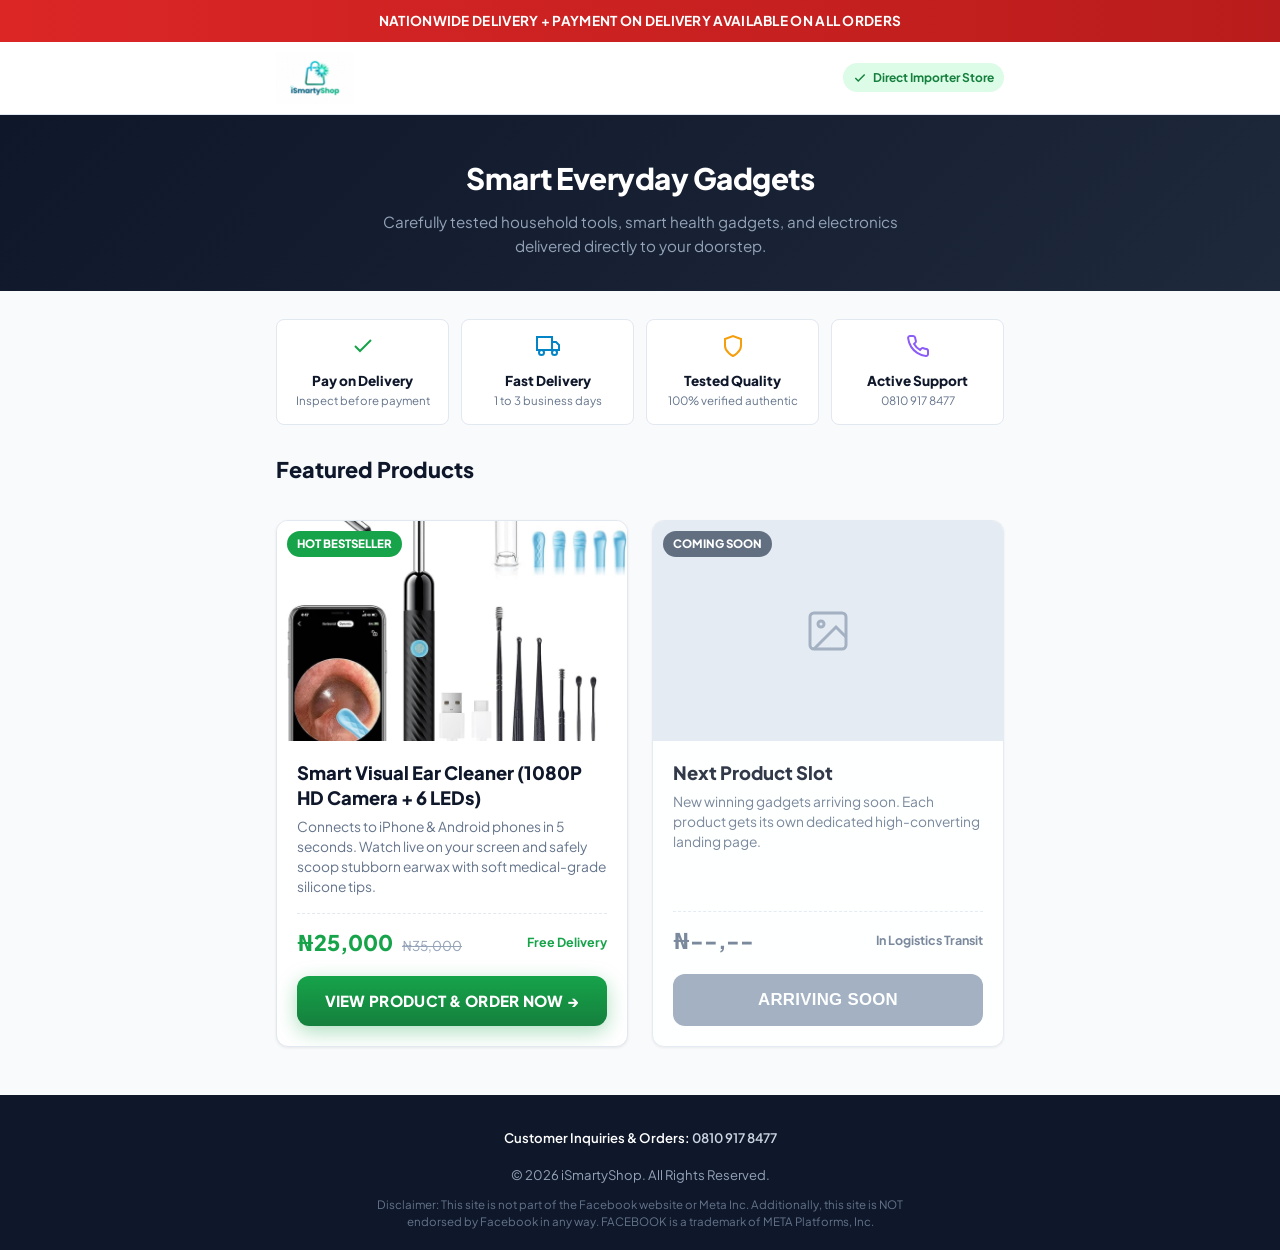
<file: index.html>
<!DOCTYPE html>
<html lang="en">
<head>
  <meta charset="UTF-8">
  <meta name="viewport" content="width=device-width, initial-scale=1.0">
  <title>iSmartyShop | Smart Everyday Gadgets & Household Solutions</title>
  <meta name="description" content="Discover premium smart gadgets and household tools in Nigeria. Nationwide Free Delivery & Payment on Delivery available.">
  
  <!-- Google Font -->
  <link rel="preconnect" href="https://fonts.googleapis.com">
  <link rel="preconnect" href="https://fonts.gstatic.com" crossorigin>
  <link href="https://fonts.googleapis.com/css2?family=Plus+Jakarta+Sans:wght@400;500;600;700;800;900&display=swap" rel="stylesheet">
  
  <!-- Favicon -->
  <link rel="icon" type="image/png" href="assets/images/favicon.png">
  <link rel="apple-touch-icon" href="assets/images/favicon.png">
  
  <!-- Core Stylesheet -->
  <link rel="stylesheet" href="assets/css/style.css">

  <style>
    .catalog-hero {
      background: linear-gradient(135deg, #0f172a 0%, #1e293b 100%);
      color: #ffffff;
      padding: 40px 0 32px;
      text-align: center;
    }
    .catalog-title {
      font-size: 1.85rem;
      font-weight: 800;
      letter-spacing: -0.5px;
      margin-bottom: 8px;
    }
    .catalog-subtitle {
      font-size: 0.95rem;
      color: #94a3b8;
      max-width: 520px;
      margin: 0 auto;
    }
    .product-grid {
      display: grid;
      grid-template-columns: 1fr;
      gap: 24px;
      margin: 32px 0 48px;
    }
    @media (min-width: 640px) {
      .product-grid {
        grid-template-columns: repeat(2, 1fr);
      }
    }
    .catalog-card {
      background: #ffffff;
      border: 1px solid var(--border-color);
      border-radius: var(--radius-md);
      overflow: hidden;
      box-shadow: var(--shadow-sm);
      display: flex;
      flex-direction: column;
      transition: transform 0.2s ease, box-shadow 0.2s ease;
    }
    .catalog-card:hover {
      transform: translateY(-3px);
      box-shadow: var(--shadow-md);
    }
    .catalog-thumb {
      position: relative;
      width: 100%;
      height: 220px;
      background: #f1f5f9;
      overflow: hidden;
    }
    .catalog-thumb img {
      width: 100%;
      height: 100%;
      object-fit: cover;
    }
    .card-badge {
      position: absolute;
      top: 10px;
      left: 10px;
      background: var(--accent);
      color: #ffffff;
      font-size: 0.72rem;
      font-weight: 800;
      padding: 4px 10px;
      border-radius: 50px;
      text-transform: uppercase;
    }
    .catalog-info {
      padding: 20px;
      display: flex;
      flex-direction: column;
      flex: 1;
    }
    .catalog-prod-title {
      font-size: 1.15rem;
      font-weight: 800;
      color: var(--dark);
      margin-bottom: 6px;
      line-height: 1.35;
    }
    .catalog-prod-desc {
      font-size: 0.86rem;
      color: var(--text-muted);
      line-height: 1.45;
      margin-bottom: 16px;
      flex: 1;
    }
    .catalog-meta {
      display: flex;
      justify-content: space-between;
      align-items: center;
      margin-bottom: 16px;
      border-top: 1px dashed var(--border-color);
      padding-top: 12px;
    }
    .catalog-price {
      font-size: 1.35rem;
      font-weight: 900;
      color: var(--accent);
    }
    .catalog-old-price {
      font-size: 0.85rem;
      color: #94a3b8;
      text-decoration: line-through;
      margin-left: 6px;
    }
    .trust-banner {
      display: grid;
      grid-template-columns: 1fr 1fr;
      gap: 12px;
      margin: 28px 0;
    }
    @media (min-width: 640px) {
      .trust-banner {
        grid-template-columns: repeat(4, 1fr);
      }
    }
    .trust-item {
      background: #ffffff;
      border: 1px solid var(--border-color);
      padding: 14px;
      border-radius: var(--radius-sm);
      text-align: center;
    }
    .trust-item h5 {
      font-size: 0.85rem;
      font-weight: 800;
      color: var(--dark);
      margin-top: 6px;
    }
    .trust-item p {
      font-size: 0.72rem;
      color: var(--text-muted);
    }
  </style>

  <!-- Facebook / Meta Pixel Code -->
  <script>
    !function(f,b,e,v,n,t,s)
    {if(f.fbq)return;n=f.fbq=function(){n.callMethod?
    n.callMethod.apply(n,arguments):n.queue.push(arguments)};
    if(!f._fbq)f._fbq=n;n.push=n;n.loaded=!0;n.version='2.0';
    n.queue=[];t=b.createElement(e);t.async=!0;
    t.src=v;s=b.getElementsByTagName(e)[0];
    s.parentNode.insertBefore(t,s)}(window, document,'script',
    'https://connect.facebook.net/en_US/fbevents.js');
    fbq('init', '1215552739327356');
    fbq('track', 'PageView');
  </script>
  <noscript>
    <img height="1" width="1" style="display:none" 
         src="https://www.facebook.com/tr?id=1215552739327356&ev=PageView&noscript=1"/>
  </noscript>
  <!-- End Facebook / Meta Pixel Code -->
</head>
<body style="padding-bottom: 0;">

  <!-- Top Announcement Bar -->
  <div class="top-bar">
    <span>NATIONWIDE DELIVERY + PAYMENT ON DELIVERY AVAILABLE ON ALL ORDERS</span>
  </div>

  <!-- Header -->
  <header class="site-header">
    <div class="container brand-wrapper">
      <a href="./" class="brand-logo">
        <img src="assets/images/logo.jpg" alt="iSmartyShop Logo" class="brand-logo-img">
      </a>
      <div class="delivery-badge">
        <svg width="14" height="14" viewBox="0 0 24 24" fill="none" stroke="currentColor" stroke-width="2.5"><path d="M20 6L9 17l-5-5"/></svg>
        Direct Importer Store
      </div>
    </div>
  </header>

  <!-- Storefront Hero -->
  <section class="catalog-hero">
    <div class="container">
      <h1 class="catalog-title">Smart Everyday Gadgets</h1>
      <p class="catalog-subtitle">
        Carefully tested household tools, smart health gadgets, and electronics delivered directly to your doorstep.
      </p>
    </div>
  </section>

  <!-- Main Storefront Catalog -->
  <main class="container">
    
    <!-- Trust Highlights -->
    <div class="trust-banner">
      <div class="trust-item">
        <svg width="24" height="24" viewBox="0 0 24 24" fill="none" stroke="#16a34a" stroke-width="2"><path d="M20 6L9 17l-5-5"/></svg>
        <h5>Pay on Delivery</h5>
        <p>Inspect before payment</p>
      </div>
      <div class="trust-item">
        <svg width="24" height="24" viewBox="0 0 24 24" fill="none" stroke="#0284c7" stroke-width="2"><rect x="1" y="3" width="15" height="13"/><polygon points="16 8 20 8 23 11 23 16 16 16 16 8"/><circle cx="5.5" cy="18.5" r="2.5"/><circle cx="18.5" cy="18.5" r="2.5"/></svg>
        <h5>Fast Delivery</h5>
        <p>1 to 3 business days</p>
      </div>
      <div class="trust-item">
        <svg width="24" height="24" viewBox="0 0 24 24" fill="none" stroke="#f59e0b" stroke-width="2"><path d="M12 22s8-4 8-10V5l-8-3-8 3v7c0 6 8 10 8 10z"/></svg>
        <h5>Tested Quality</h5>
        <p>100% verified authentic</p>
      </div>
      <div class="trust-item">
        <svg width="24" height="24" viewBox="0 0 24 24" fill="none" stroke="#8b5cf6" stroke-width="2"><path d="M22 16.92v3a2 2 0 0 1-2.18 2 19.79 19.79 0 0 1-8.63-3.07 19.5 19.5 0 0 1-6-6 19.79 19.79 0 0 1-3.07-8.67A2 2 0 0 1 4.11 2h3a2 2 0 0 1 2 1.72 12.84 12.84 0 0 0 .7 2.81 2 2 0 0 1-.45 2.11L8.09 9.91a16 16 0 0 0 6 6l1.27-1.27a2 2 0 0 1 2.11-.45 12.84 12.84 0 0 0 2.81.7A2 2 0 0 1 22 16.92z"/></svg>
        <h5>Active Support</h5>
        <p>0810 917 8477</p>
      </div>
    </div>

    <!-- Product Grid -->
    <h2 style="font-size: 1.35rem; font-weight: 800; color: var(--dark); margin-bottom: 16px;">
      Featured Products
    </h2>

    <div class="product-grid">
      
      <!-- Product 1: Ear Cleaner -->
      <div class="catalog-card">
        <div class="catalog-thumb">
          <img src="assets/images/amazon_hero.jpg" alt="Smart HD Visual Ear Cleaner" loading="lazy">
          <span class="card-badge">HOT BESTSELLER</span>
        </div>
        <div class="catalog-info">
          <h3 class="catalog-prod-title">Smart Visual Ear Cleaner (1080P HD Camera + 6 LEDs)</h3>
          <p class="catalog-prod-desc">
            Connects to iPhone & Android phones in 5 seconds. Watch live on your screen and safely scoop stubborn earwax with soft medical-grade silicone tips.
          </p>
          <div class="catalog-meta">
            <div>
              <span class="catalog-price">₦25,000</span>
              <span class="catalog-old-price">₦35,000</span>
            </div>
            <span style="font-size: 0.78rem; font-weight: 700; color: var(--accent);">Free Delivery</span>
          </div>
          <a href="ear-cleaner/" class="btn-cta" style="font-size: 0.95rem; padding: 13px 16px;">
            VIEW PRODUCT & ORDER NOW &rarr;
          </a>
        </div>
      </div>

      <!-- Upcoming Product Showcase Slot -->
      <div class="catalog-card" style="opacity: 0.85;">
        <div class="catalog-thumb" style="display: flex; align-items: center; justify-content: center; background: #e2e8f0;">
          <svg width="48" height="48" viewBox="0 0 24 24" fill="none" stroke="#94a3b8" stroke-width="1.5"><rect x="3" y="3" width="18" height="18" rx="2"/><circle cx="8.5" cy="8.5" r="1.5"/><polyline points="21 15 16 10 5 21"/></svg>
          <span class="card-badge" style="background: #475569;">COMING SOON</span>
        </div>
        <div class="catalog-info">
          <h3 class="catalog-prod-title">Next Product Slot</h3>
          <p class="catalog-prod-desc">
            New winning gadgets arriving soon. Each product gets its own dedicated high-converting landing page.
          </p>
          <div class="catalog-meta">
            <div>
              <span class="catalog-price" style="color: #64748b;">₦--,--</span>
            </div>
            <span style="font-size: 0.78rem; font-weight: 700; color: var(--text-muted);">In Logistics Transit</span>
          </div>
          <button class="btn-cta" style="background: #94a3b8; cursor: not-allowed; box-shadow: none;" disabled>
            ARRIVING SOON
          </button>
        </div>
      </div>

    </div>

  </main>

  <!-- Footer -->
  <footer class="site-footer">
    <div class="container">
      <div class="footer-support">
        Customer Inquiries & Orders: <a href="https://wa.me/2348109178477" target="_blank">0810 917 8477</a>
      </div>
      <p>&copy; 2026 iSmartyShop. All Rights Reserved.</p>
      <p class="footer-disclaimer">
        Disclaimer: This site is not part of the Facebook website or Meta Inc. Additionally, this site is NOT endorsed by Facebook in any way. FACEBOOK is a trademark of META Platforms, Inc.
      </p>
    </div>
  </footer>

</body>
</html>
</file>
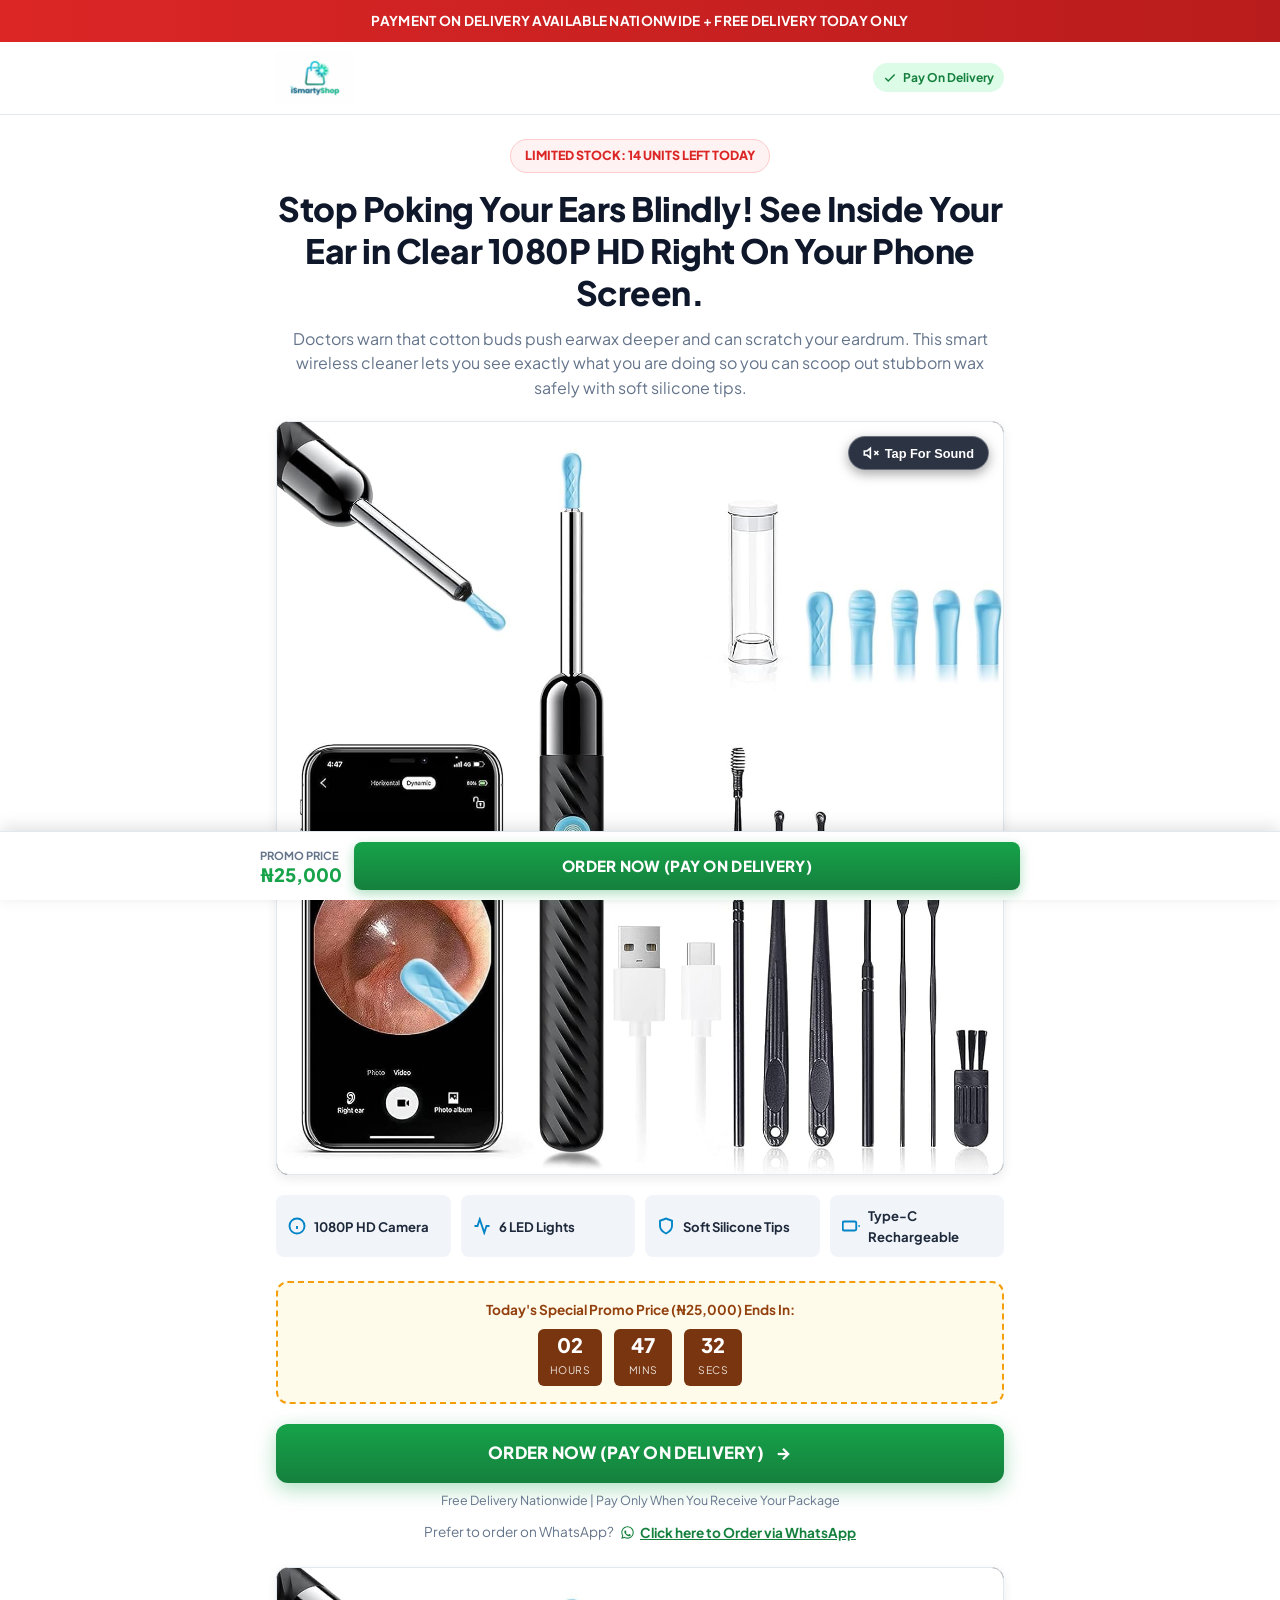
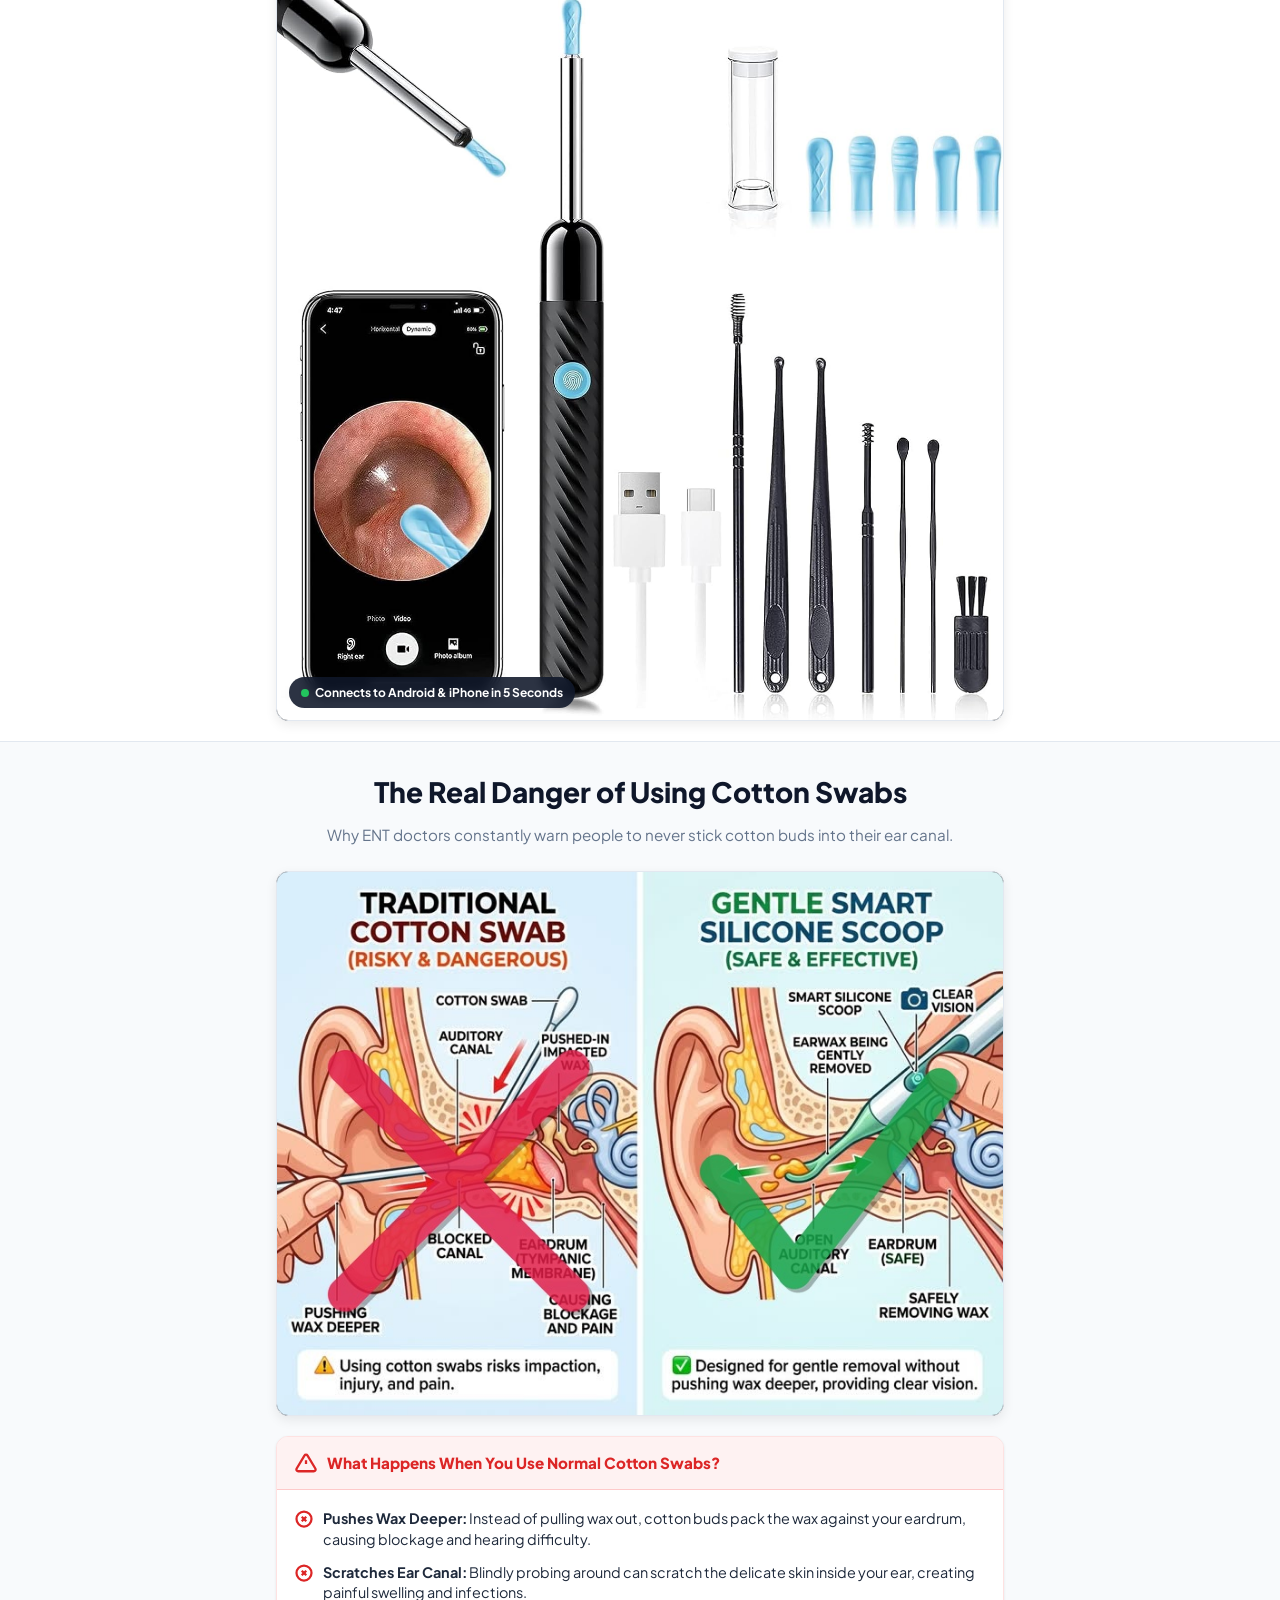
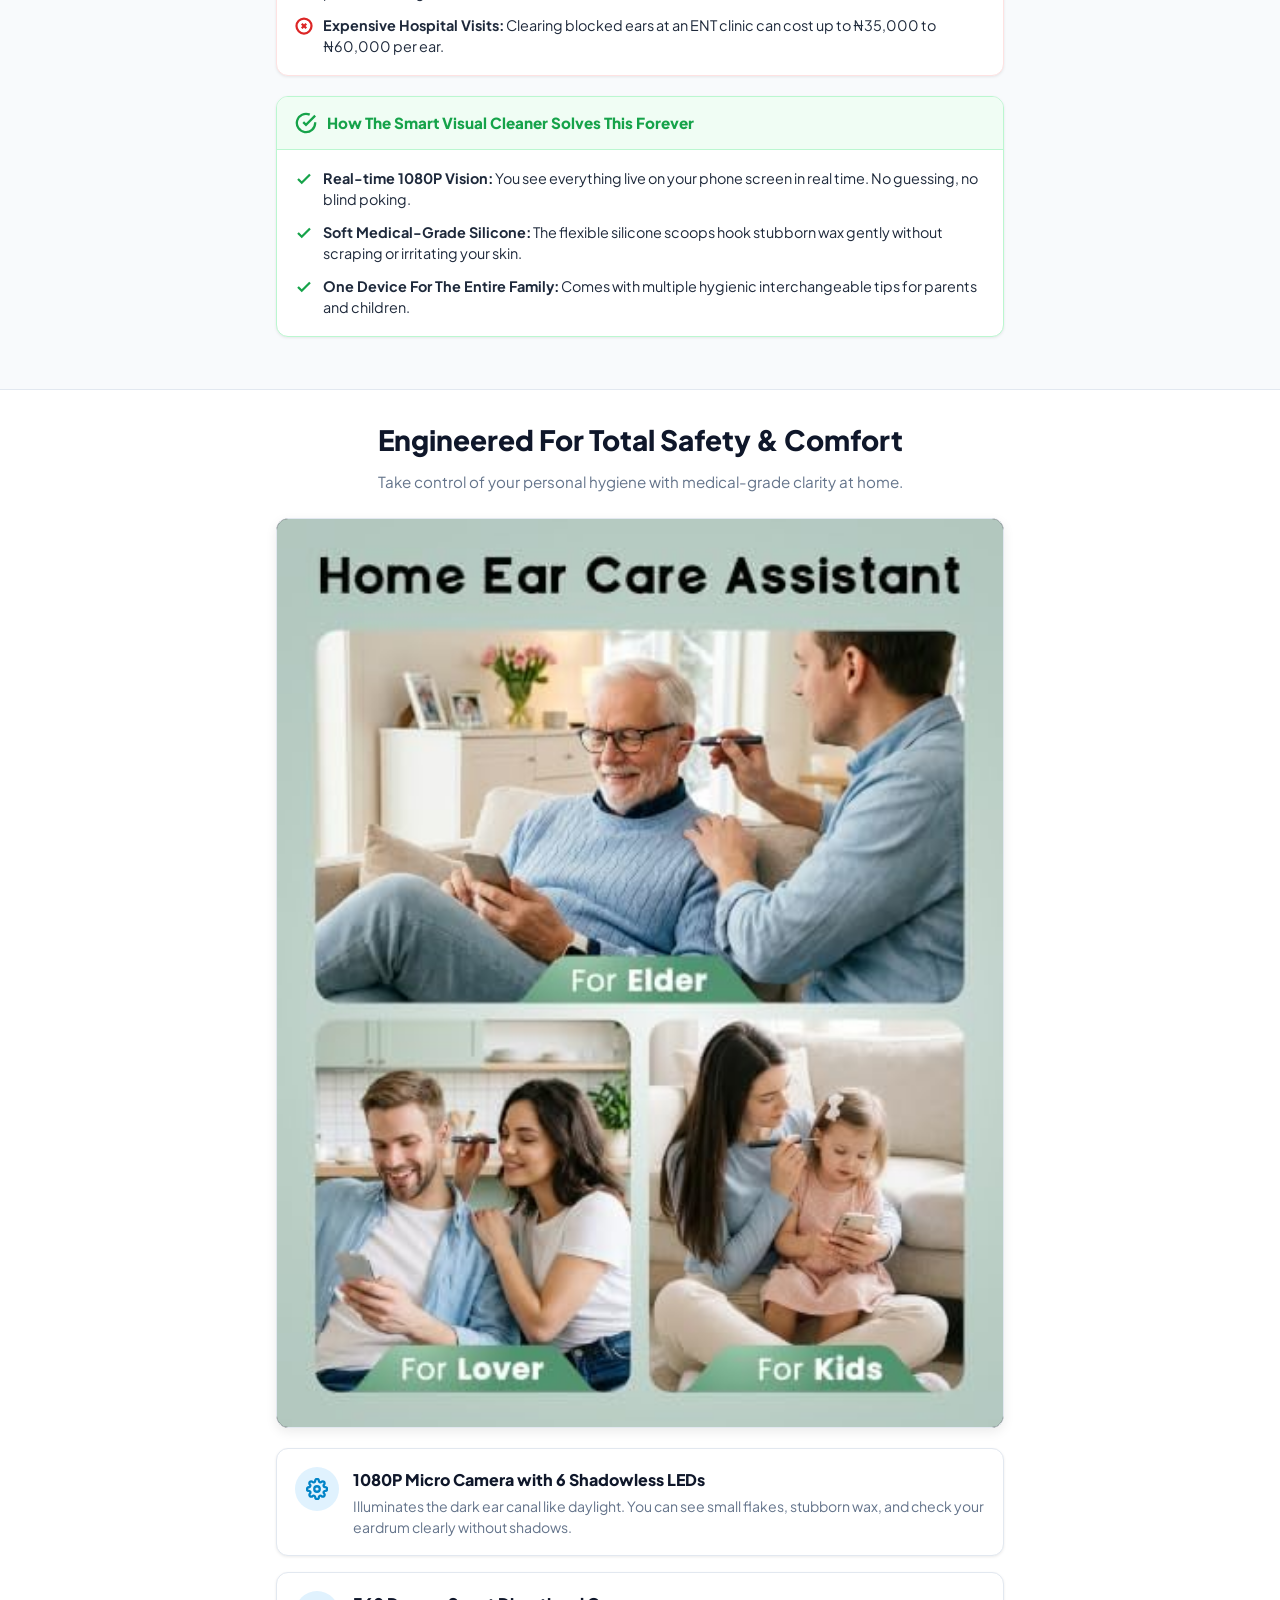
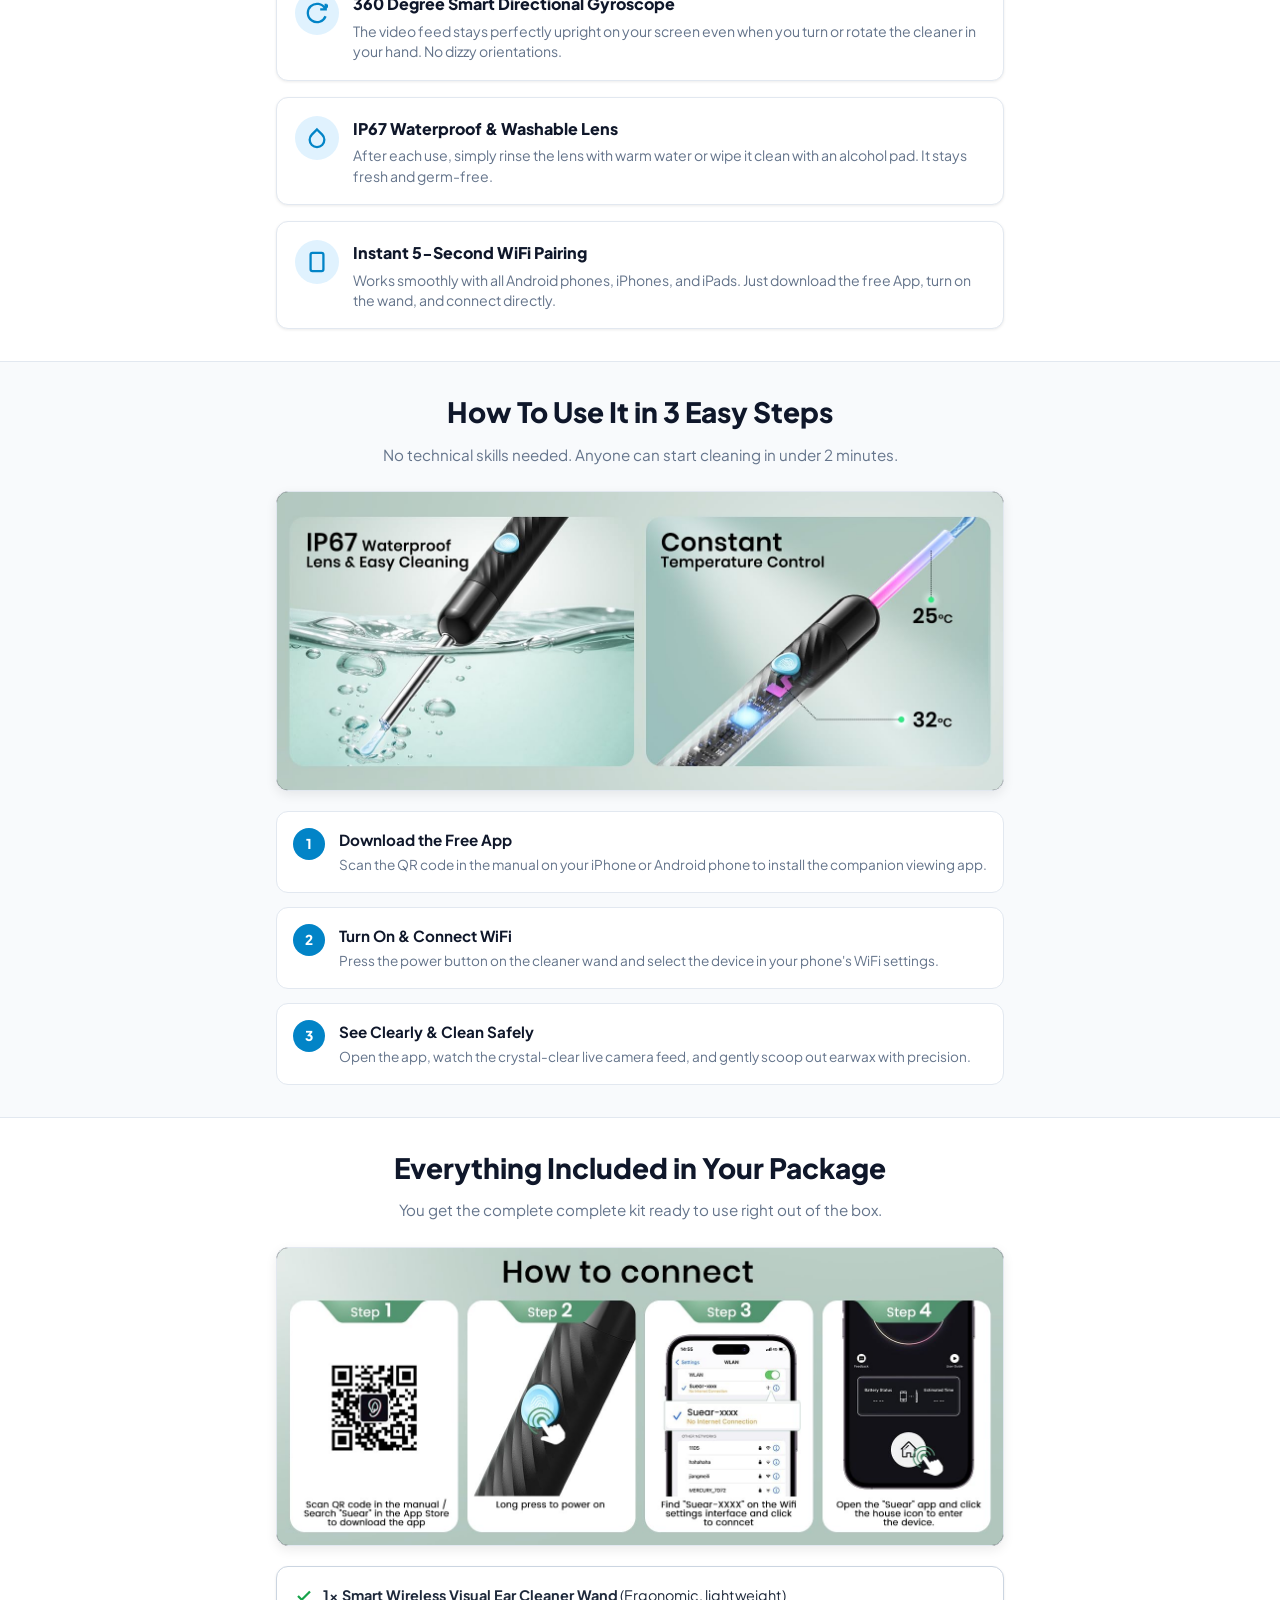
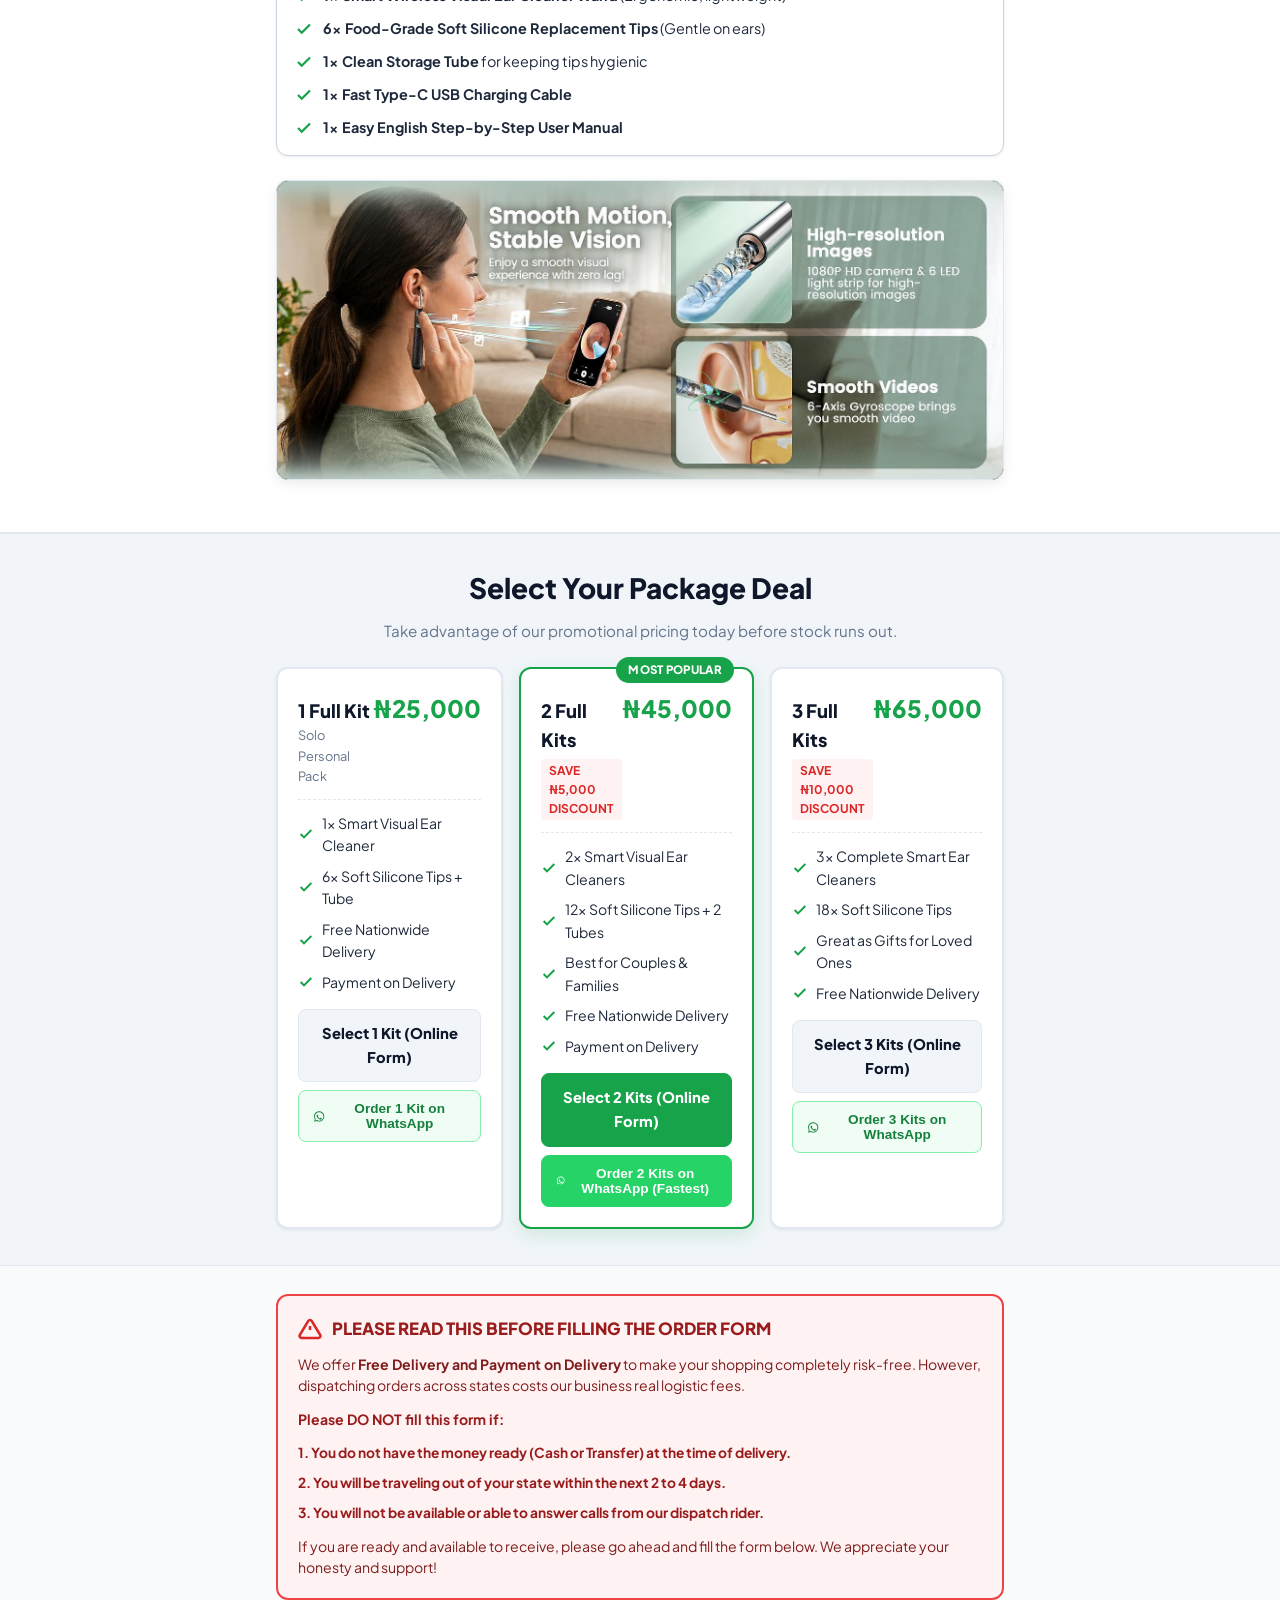
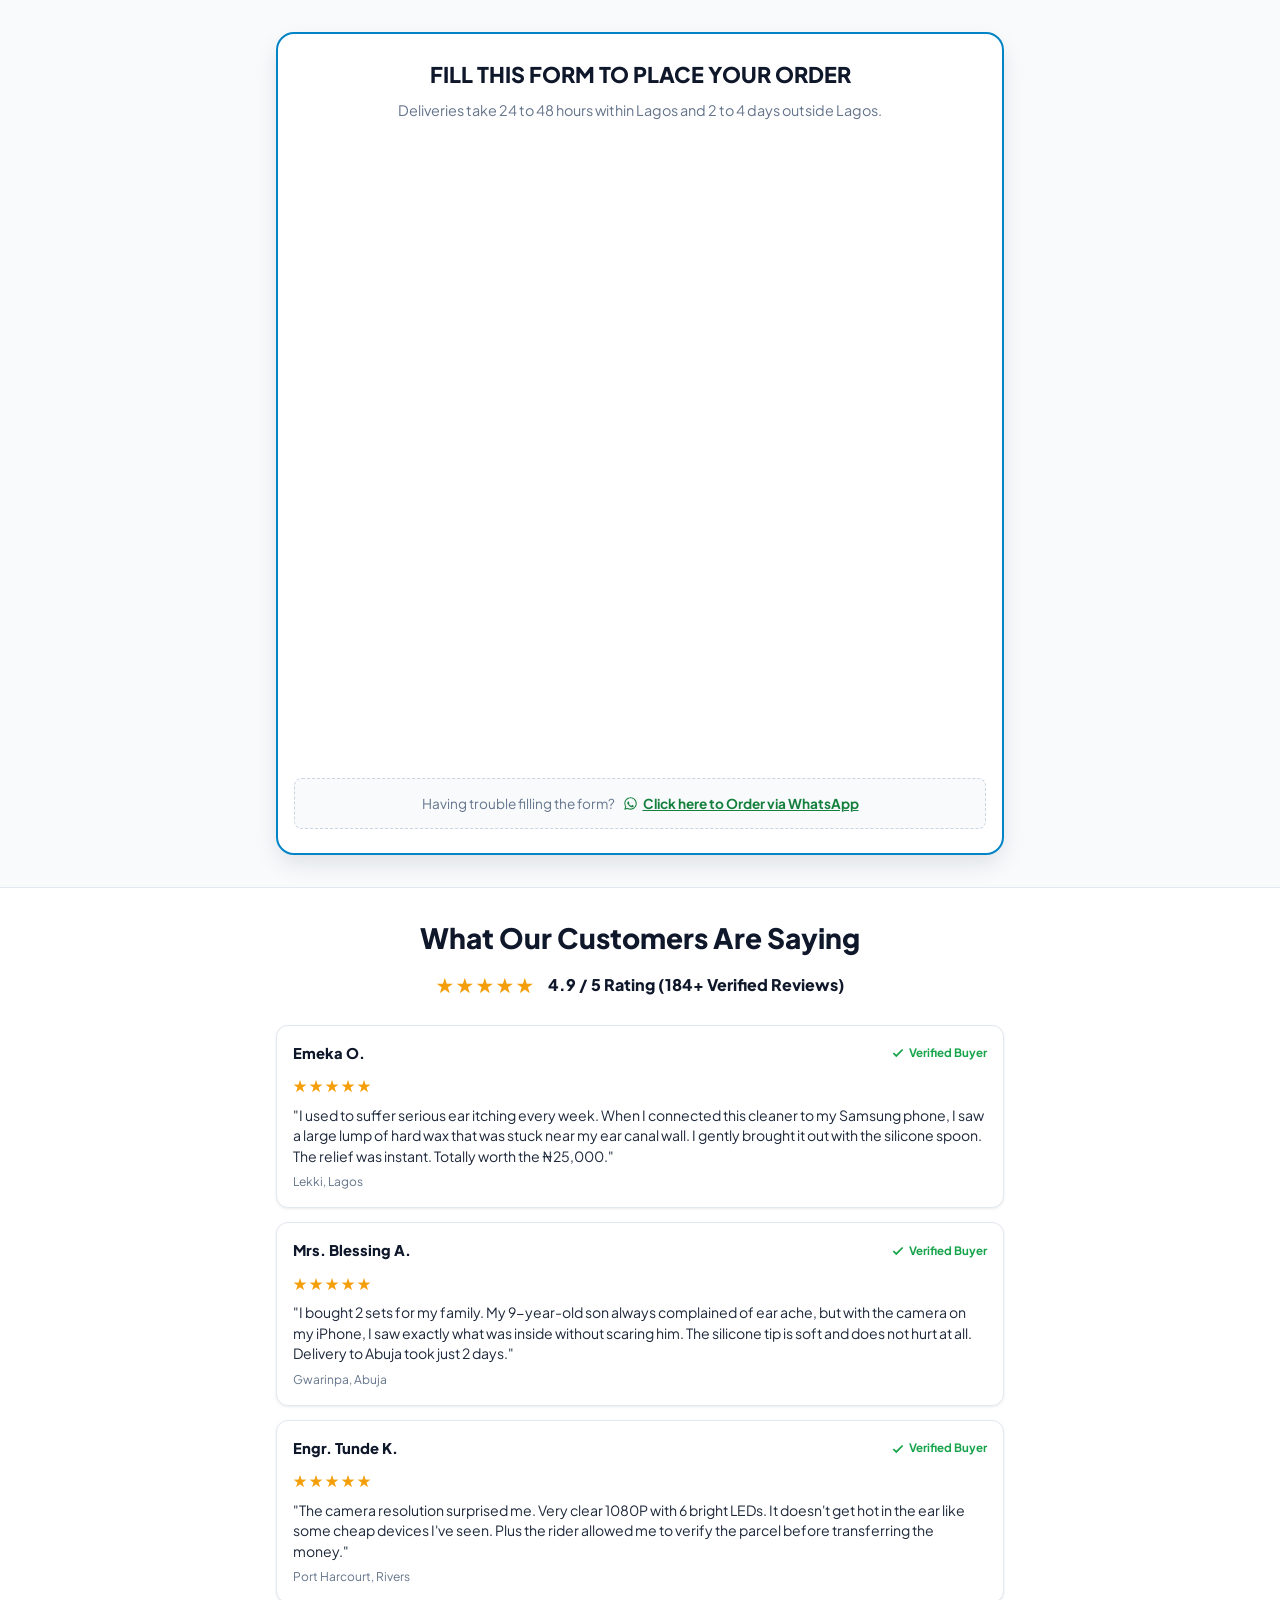
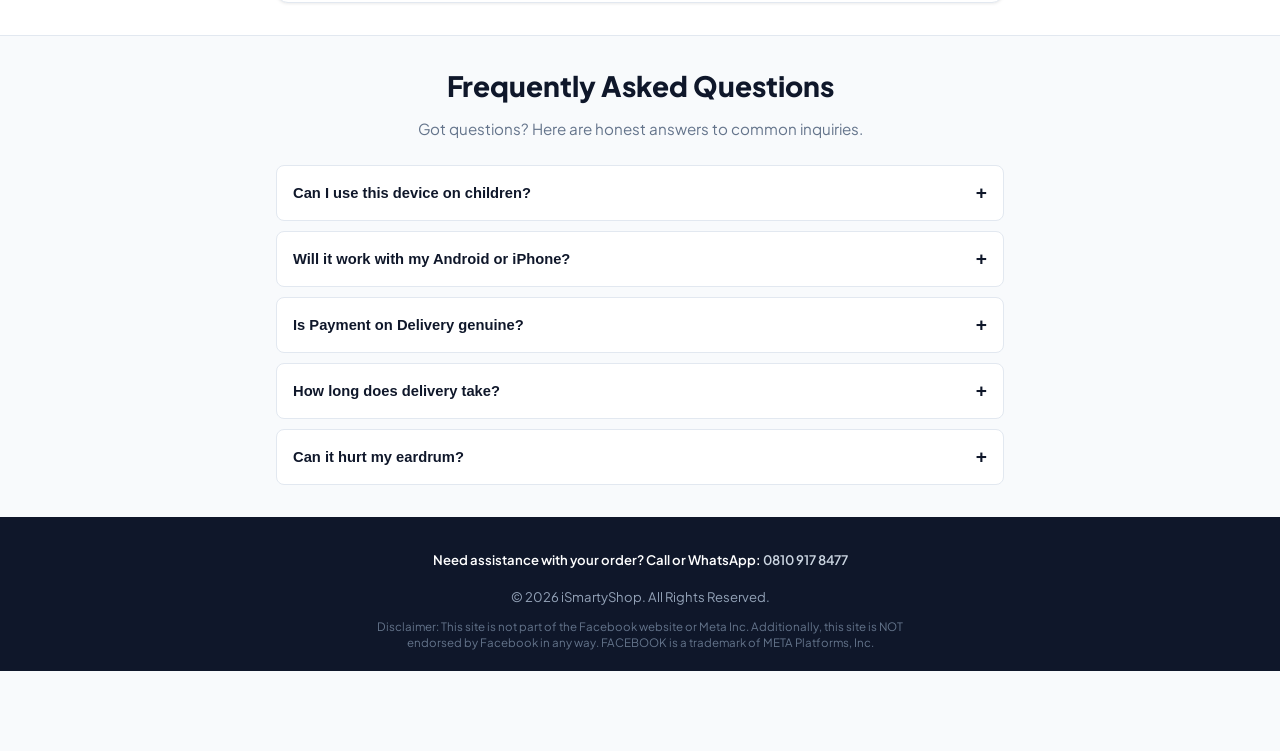
<file: ear-cleaner/index.html>
<!DOCTYPE html>
<html lang="en">
<head>
  <meta charset="UTF-8">
  <meta name="viewport" content="width=device-width, initial-scale=1.0">
  <title>Smart HD Visual Ear Cleaner | Safe Wax Removal at Home | iSmartyShop</title>
  <meta name="description" content="Safely clean stubborn earwax at home. Watch live on your smartphone in 1080P HD with soft silicone scoops. Payment on delivery available nationwide.">
  
  <!-- Google Font -->
  <link rel="preconnect" href="https://fonts.googleapis.com">
  <link rel="preconnect" href="https://fonts.gstatic.com" crossorigin>
  <link href="https://fonts.googleapis.com/css2?family=Plus+Jakarta+Sans:wght@400;500;600;700;800;900&display=swap" rel="stylesheet">
  
  <!-- Favicon -->
  <link rel="icon" type="image/png" href="../assets/images/favicon.png">
  <link rel="apple-touch-icon" href="../assets/images/favicon.png">

  <!-- Core Stylesheet -->
  <link rel="stylesheet" href="../assets/css/style.css">

  <!-- Facebook / Meta Pixel Code -->
  <script>
    !function(f,b,e,v,n,t,s)
    {if(f.fbq)return;n=f.fbq=function(){n.callMethod?
    n.callMethod.apply(n,arguments):n.queue.push(arguments)};
    if(!f._fbq)f._fbq=n;n.push=n;n.loaded=!0;n.version='2.0';
    n.queue=[];t=b.createElement(e);t.async=!0;
    t.src=v;s=b.getElementsByTagName(e)[0];
    s.parentNode.insertBefore(t,s)}(window, document,'script',
    'https://connect.facebook.net/en_US/fbevents.js');
    fbq('init', '1215552739327356');
    fbq('track', 'PageView');
    fbq('track', 'ViewContent', {
      content_name: 'Smart Visual Ear Cleaner',
      content_ids: ['smart-visual-ear-cleaner'],
      content_type: 'product',
      value: 25000,
      currency: 'NGN'
    });
  </script>
  <noscript>
    <img height="1" width="1" style="display:none" 
         src="https://www.facebook.com/tr?id=1215552739327356&ev=PageView&noscript=1"/>
  </noscript>
  <!-- End Facebook / Meta Pixel Code -->
</head>
<body>

  <!-- Top Announcement Bar -->
  <div class="top-bar">
    <span>PAYMENT ON DELIVERY AVAILABLE NATIONWIDE + FREE DELIVERY TODAY ONLY</span>
  </div>

  <!-- Header -->
  <header class="site-header">
    <div class="container brand-wrapper">
      <a href="../" class="brand-logo">
        <img src="../assets/images/logo.jpg" alt="iSmartyShop Logo" class="brand-logo-img">
      </a>
      <div class="delivery-badge">
        <svg width="14" height="14" viewBox="0 0 24 24" fill="none" stroke="currentColor" stroke-width="2.5"><path d="M20 6L9 17l-5-5"/></svg>
        Pay On Delivery
      </div>
    </div>
  </header>

  <main>
    <!-- Hero Section -->
    <section class="hero-section">
      <div class="container">
        
        <div class="text-center">
          <div class="urgent-pill">LIMITED STOCK: 14 UNITS LEFT TODAY</div>
          <h1 class="hero-title">Stop Poking Your Ears Blindly! See Inside Your Ear in Clear 1080P HD Right On Your Phone Screen.</h1>
          <p class="hero-subtitle">
            Doctors warn that cotton buds push earwax deeper and can scratch your eardrum. This smart wireless cleaner lets you see exactly what you are doing so you can scoop out stubborn wax safely with soft silicone tips.
          </p>
        </div>

        <!-- Hero Video Showcase (Top Position with Muted Autoplay & Unmute Toggle) -->
        <div class="media-card" style="position: relative; background: #000; border-radius: var(--radius-md); overflow: hidden;">
          <video 
            id="hero-product-video" 
            autoplay 
            muted 
            loop 
            playsinline 
            preload="metadata" 
            poster="../assets/images/amazon_hero.jpg"
            style="width: 100%; height: auto; display: block;">
            <source src="../assets/videos/ear_cleaner_demo.mp4" type="video/mp4">
            Your browser does not support HTML5 video.
          </video>
          <!-- Floating Tap to Unmute Overlay Button -->
          <button id="unmute-btn" class="unmute-btn" aria-label="Toggle Sound">
            <svg id="sound-icon-muted" width="16" height="16" viewBox="0 0 24 24" fill="none" stroke="currentColor" stroke-width="2.5"><polygon points="11 5 6 9 2 9 2 15 6 15 11 19 11 5"/><line x1="23" y1="9" x2="17" y2="15"/><line x1="17" y1="9" x2="23" y2="15"/></svg>
            <svg id="sound-icon-active" width="16" height="16" viewBox="0 0 24 24" fill="none" stroke="#22c55e" stroke-width="2.5" style="display: none;"><polygon points="11 5 6 9 2 9 2 15 6 15 11 19 11 5"/><path d="M19.07 4.93a10 10 0 0 1 0 14.14M15.54 8.46a5 5 0 0 1 0 7.07"/></svg>
            <span id="unmute-text">Tap For Sound</span>
          </button>
        </div>

        <!-- Quick Benefit Pills -->
        <div class="benefit-pills">
          <div class="benefit-pill-item">
            <svg width="18" height="18" viewBox="0 0 24 24" fill="none" stroke="currentColor" stroke-width="2.5"><circle cx="12" cy="12" r="10"/><path d="M12 16v-4"/><path d="M12 8h.01"/></svg>
            1080P HD Camera
          </div>
          <div class="benefit-pill-item">
            <svg width="18" height="18" viewBox="0 0 24 24" fill="none" stroke="currentColor" stroke-width="2.5"><path d="M22 12h-4l-3 9L9 3l-3 9H2"/></svg>
            6 LED Lights
          </div>
          <div class="benefit-pill-item">
            <svg width="18" height="18" viewBox="0 0 24 24" fill="none" stroke="currentColor" stroke-width="2.5"><path d="M12 22s8-4 8-10V5l-8-3-8 3v7c0 6 8 10 8 10z"/></svg>
            Soft Silicone Tips
          </div>
          <div class="benefit-pill-item">
            <svg width="18" height="18" viewBox="0 0 24 24" fill="none" stroke="currentColor" stroke-width="2.5"><rect x="1" y="6" width="18" height="12" rx="2"/><path d="M23 13v-2"/></svg>
            Type-C Rechargeable
          </div>
        </div>

        <!-- Urgency Countdown Box -->
        <div class="urgency-countdown-box">
          <p>Today's Special Promo Price (₦25,000) Ends In:</p>
          <div class="countdown-timer">
            <div class="timer-slot">
              <span class="num" id="timer-hours">02</span>
              <span class="label">Hours</span>
            </div>
            <div class="timer-slot">
              <span class="num" id="timer-mins">47</span>
              <span class="label">Mins</span>
            </div>
            <div class="timer-slot">
              <span class="num" id="timer-secs">35</span>
              <span class="label">Secs</span>
            </div>
          </div>
        </div>

        <!-- First Action Button -->
        <a href="#order-form" class="btn-cta">
          ORDER NOW (PAY ON DELIVERY)
          <svg width="18" height="18" viewBox="0 0 24 24" fill="none" stroke="currentColor" stroke-width="3"><path d="M5 12h14"/><path d="M12 5l7 7-7 7"/></svg>
        </a>
        <p class="btn-cta-subtext">Free Delivery Nationwide | Pay Only When You Receive Your Package</p>
        
        <!-- Discreet WhatsApp Quick Link (Non-competing) -->
        <div class="hero-wa-sublink">
          <span>Prefer to order on WhatsApp?</span>
          <button type="button" class="btn-wa-text-link open-wa-modal" data-package="1">
            <svg width="15" height="15" viewBox="0 0 24 24" fill="currentColor"><path d="M12.04 2c-5.46 0-9.91 4.45-9.91 9.91 0 1.75.46 3.45 1.32 4.95L2.05 22l5.25-1.38c1.45.79 3.08 1.21 4.74 1.21 5.46 0 9.91-4.45 9.91-9.91 0-2.65-1.03-5.14-2.9-7.01A9.816 9.816 0 0 0 12.04 2zm.01 1.67c2.2 0 4.26.86 5.82 2.42a8.225 8.225 0 0 1 2.41 5.83c0 4.54-3.7 8.24-8.24 8.24-1.48 0-2.93-.4-4.2-1.15l-.3-.18-3.12.82.83-3.04-.2-.31a8.196 8.196 0 0 1-1.26-4.38c0-4.54 3.7-8.24 8.24-8.24zm4.52 11.66c-.25-.13-1.47-.72-1.7-.81-.23-.08-.39-.13-.56.13-.17.25-.64.81-.79.97-.14.17-.29.19-.54.06-.25-.13-1.06-.39-2.01-1.24-.74-.66-1.24-1.48-1.39-1.73-.14-.25-.02-.39.11-.51.11-.11.25-.29.37-.43.13-.15.17-.25.25-.42.08-.17.04-.32-.02-.45-.06-.13-.56-1.35-.77-1.85-.2-.49-.41-.42-.56-.43h-.48c-.17 0-.44.06-.67.31-.23.25-.88.86-.88 2.1 0 1.24.9 2.44 1.03 2.61.13.17 1.78 2.72 4.31 3.81.6.26 1.07.42 1.44.53.61.19 1.16.17 1.6.1.49-.07 1.47-.6 1.68-1.18.21-.58.21-1.07.15-1.18-.06-.11-.23-.17-.48-.3z"/></svg>
            Click here to Order via WhatsApp
          </button>
        </div>

        <!-- Product Image Showcase -->
        <div class="media-card" style="margin-top: 24px; margin-bottom: 0;">
          <img src="../assets/images/amazon_hero.jpg" alt="Smart visual ear cleaner connected to phone screen" width="760" height="570" loading="lazy" decoding="async">
          <div class="media-tag">
            <span class="dot"></span>
            Connects to Android & iPhone in 5 Seconds
          </div>
        </div>

      </div>
    </section>

    <!-- Danger of Cotton Swabs (Problem Agitation) -->
    <section class="section">
      <div class="container">
        
        <h2 class="section-title text-red">The Real Danger of Using Cotton Swabs</h2>
        <p class="section-subtitle">Why ENT doctors constantly warn people to never stick cotton buds into their ear canal.</p>

        <div class="media-card">
          <img src="../assets/images/cotton-bud-danger-marked.jpg?v=2" alt="Medical comparison: Risky Cotton Swabs vs Gentle Smart Visual Ear Cleaner" width="760" height="570" loading="lazy" decoding="async">
        </div>

        <div class="danger-box">
          <div class="danger-header">
            <svg width="22" height="22" viewBox="0 0 24 24" fill="none" stroke="#dc2626" stroke-width="2.5"><path d="M10.29 3.86L1.82 18a2 2 0 0 0 1.71 3h16.94a2 2 0 0 0 1.71-3L13.71 3.86a2 2 0 0 0-3.42 0z"/><line x1="12" y1="9" x2="12" y2="13"/><line x1="12" y1="17" x2="12.01" y2="17"/></svg>
            <h4>What Happens When You Use Normal Cotton Swabs?</h4>
          </div>
          <div class="danger-body">
            <ul class="comparison-list">
              <li class="comparison-item danger">
                <svg width="18" height="18" viewBox="0 0 24 24" fill="none" stroke="currentColor" stroke-width="3"><circle cx="12" cy="12" r="10"/><line x1="15" y1="9" x2="9" y2="15"/><line x1="9" y1="9" x2="15" y2="15"/></svg>
                <span><strong>Pushes Wax Deeper:</strong> Instead of pulling wax out, cotton buds pack the wax against your eardrum, causing blockage and hearing difficulty.</span>
              </li>
              <li class="comparison-item danger">
                <svg width="18" height="18" viewBox="0 0 24 24" fill="none" stroke="currentColor" stroke-width="3"><circle cx="12" cy="12" r="10"/><line x1="15" y1="9" x2="9" y2="15"/><line x1="9" y1="9" x2="15" y2="15"/></svg>
                <span><strong>Scratches Ear Canal:</strong> Blindly probing around can scratch the delicate skin inside your ear, creating painful swelling and infections.</span>
              </li>
              <li class="comparison-item danger">
                <svg width="18" height="18" viewBox="0 0 24 24" fill="none" stroke="currentColor" stroke-width="3"><circle cx="12" cy="12" r="10"/><line x1="15" y1="9" x2="9" y2="15"/><line x1="9" y1="9" x2="15" y2="15"/></svg>
                <span><strong>Expensive Hospital Visits:</strong> Clearing blocked ears at an ENT clinic can cost up to ₦35,000 to ₦60,000 per ear.</span>
              </li>
            </ul>
          </div>
        </div>

        <div class="danger-box" style="border-color: #bbf7d0;">
          <div class="danger-header" style="background: #f0fdf4; border-bottom-color: #bbf7d0;">
            <svg width="22" height="22" viewBox="0 0 24 24" fill="none" stroke="#16a34a" stroke-width="2.5"><path d="M22 11.08V12a10 10 0 1 1-5.93-9.14"/><polyline points="22 4 12 14.01 9 11.01"/></svg>
            <h4 style="color: #16a34a;">How The Smart Visual Cleaner Solves This Forever</h4>
          </div>
          <div class="danger-body">
            <ul class="comparison-list">
              <li class="comparison-item success">
                <svg width="18" height="18" viewBox="0 0 24 24" fill="none" stroke="currentColor" stroke-width="3"><polyline points="20 6 9 17 4 12"/></svg>
                <span><strong>Real-time 1080P Vision:</strong> You see everything live on your phone screen in real time. No guessing, no blind poking.</span>
              </li>
              <li class="comparison-item success">
                <svg width="18" height="18" viewBox="0 0 24 24" fill="none" stroke="currentColor" stroke-width="3"><polyline points="20 6 9 17 4 12"/></svg>
                <span><strong>Soft Medical-Grade Silicone:</strong> The flexible silicone scoops hook stubborn wax gently without scraping or irritating your skin.</span>
              </li>
              <li class="comparison-item success">
                <svg width="18" height="18" viewBox="0 0 24 24" fill="none" stroke="currentColor" stroke-width="3"><polyline points="20 6 9 17 4 12"/></svg>
                <span><strong>One Device For The Entire Family:</strong> Comes with multiple hygienic interchangeable tips for parents and children.</span>
              </li>
            </ul>
          </div>
        </div>

      </div>
    </section>

    <!-- Key Product Features -->
    <section class="section" style="background: #ffffff; border-top: 1px solid var(--border-color); border-bottom: 1px solid var(--border-color);">
      <div class="container">
        
        <h2 class="section-title">Engineered For Total Safety & Comfort</h2>
        <p class="section-subtitle">Take control of your personal hygiene with medical-grade clarity at home.</p>

        <div class="media-card">
          <img src="../assets/images/amazon_features_lens.jpg" alt="Macro lens and 6 bright LED lights with soft silicone scoop" width="760" height="570" loading="lazy" decoding="async">
        </div>

        <div class="feature-cards-grid">
          
          <div class="feature-card">
            <div class="feature-icon-circle">
              <svg width="22" height="22" viewBox="0 0 24 24" fill="none" stroke="currentColor" stroke-width="2.5"><circle cx="12" cy="12" r="3"/><path d="M19.4 15a1.65 1.65 0 0 0 .33 1.82l.06.06a2 2 0 0 1 0 2.83 2 2 0 0 1-2.83 0l-.06-.06a1.65 1.65 0 0 0-1.82-.33 1.65 1.65 0 0 0-1 1.51V21a2 2 0 0 1-2 2 2 2 0 0 1-2-2v-.09A1.65 1.65 0 0 0 9 19.4a1.65 1.65 0 0 0-1.82.33l-.06.06a2 2 0 0 1-2.83 0 2 2 0 0 1 0-2.83l.06-.06a1.65 1.65 0 0 0 .33-1.82 1.65 1.65 0 0 0-1.51-1H3a2 2 0 0 1-2-2 2 2 0 0 1 2-2h.09A1.65 1.65 0 0 0 4.6 9a1.65 1.65 0 0 0-.33-1.82l-.06-.06a2 2 0 0 1 0-2.83 2 2 0 0 1 2.83 0l.06.06a1.65 1.65 0 0 0 1.82.33H9a1.65 1.65 0 0 0 1-1.51V3a2 2 0 0 1 2-2 2 2 0 0 1 2 2v.09a1.65 1.65 0 0 0 1 1.51 1.65 1.65 0 0 0 1.82-.33l.06-.06a2 2 0 0 1 2.83 0 2 2 0 0 1 0 2.83l-.06.06a1.65 1.65 0 0 0-.33 1.82V9a1.65 1.65 0 0 0 1.51 1H21a2 2 0 0 1 2 2 2 2 0 0 1-2 2h-.09a1.65 1.65 0 0 0-1.51 1z"/></svg>
            </div>
            <div class="feature-content">
              <h4>1080P Micro Camera with 6 Shadowless LEDs</h4>
              <p>Illuminates the dark ear canal like daylight. You can see small flakes, stubborn wax, and check your eardrum clearly without shadows.</p>
            </div>
          </div>

          <div class="feature-card">
            <div class="feature-icon-circle">
              <svg width="22" height="22" viewBox="0 0 24 24" fill="none" stroke="currentColor" stroke-width="2.5"><path d="M21.5 2v6h-6M21.34 15.57a10 10 0 1 1-.57-8.38l5.67-5.67"/></svg>
            </div>
            <div class="feature-content">
              <h4>360 Degree Smart Directional Gyroscope</h4>
              <p>The video feed stays perfectly upright on your screen even when you turn or rotate the cleaner in your hand. No dizzy orientations.</p>
            </div>
          </div>

          <div class="feature-card">
            <div class="feature-icon-circle">
              <svg width="22" height="22" viewBox="0 0 24 24" fill="none" stroke="currentColor" stroke-width="2.5"><path d="M12 2.69l5.66 5.66a8 8 0 1 1-11.31 0z"/></svg>
            </div>
            <div class="feature-content">
              <h4>IP67 Waterproof & Washable Lens</h4>
              <p>After each use, simply rinse the lens with warm water or wipe it clean with an alcohol pad. It stays fresh and germ-free.</p>
            </div>
          </div>

          <div class="feature-card">
            <div class="feature-icon-circle">
              <svg width="22" height="22" viewBox="0 0 24 24" fill="none" stroke="currentColor" stroke-width="2.5"><rect x="5" y="2" width="14" height="20" rx="2" ry="2"/><line x1="12" y1="18" x2="12.01" y2="18"/></svg>
            </div>
            <div class="feature-content">
              <h4>Instant 5-Second WiFi Pairing</h4>
              <p>Works smoothly with all Android phones, iPhones, and iPads. Just download the free App, turn on the wand, and connect directly.</p>
            </div>
          </div>

        </div>

      </div>
    </section>

    <!-- How It Works (3 Steps) -->
    <section class="section">
      <div class="container">
        
        <h2 class="section-title">How To Use It in 3 Easy Steps</h2>
        <p class="section-subtitle">No technical skills needed. Anyone can start cleaning in under 2 minutes.</p>

        <div class="media-card" style="margin-bottom: 20px;">
          <img src="../assets/images/amazon_aplus_steps.jpg" alt="Easy connection steps to phone app" width="760" height="310" loading="lazy" decoding="async">
        </div>

        <div class="steps-container">
          <div class="step-row">
            <div class="step-badge">1</div>
            <div class="step-details">
              <h4>Download the Free App</h4>
              <p>Scan the QR code in the manual on your iPhone or Android phone to install the companion viewing app.</p>
            </div>
          </div>

          <div class="step-row">
            <div class="step-badge">2</div>
            <div class="step-details">
              <h4>Turn On & Connect WiFi</h4>
              <p>Press the power button on the cleaner wand and select the device in your phone's WiFi settings.</p>
            </div>
          </div>

          <div class="step-row">
            <div class="step-badge">3</div>
            <div class="step-details">
              <h4>See Clearly & Clean Safely</h4>
              <p>Open the app, watch the crystal-clear live camera feed, and gently scoop out earwax with precision.</p>
            </div>
          </div>
        </div>

      </div>
    </section>

    <!-- What's In The Box Section -->
    <section class="section" style="background: #ffffff; border-top: 1px solid var(--border-color); border-bottom: 1px solid var(--border-color);">
      <div class="container">
        
        <h2 class="section-title">Everything Included in Your Package</h2>
        <p class="section-subtitle">You get the complete complete kit ready to use right out of the box.</p>

        <div class="media-card">
          <img src="../assets/images/amazon_aplus_kit.jpg" alt="Complete kit package with ear cleaner, silicone tips, and charging cable" width="760" height="570" loading="lazy" decoding="async">
        </div>

        <div class="danger-box" style="border-color: #cbd5e1;">
          <div class="danger-body">
            <ul class="comparison-list">
              <li class="comparison-item success">
                <svg width="18" height="18" viewBox="0 0 24 24" fill="none" stroke="currentColor" stroke-width="3"><polyline points="20 6 9 17 4 12"/></svg>
                <span><strong>1x Smart Wireless Visual Ear Cleaner Wand</strong> (Ergonomic, lightweight)</span>
              </li>
              <li class="comparison-item success">
                <svg width="18" height="18" viewBox="0 0 24 24" fill="none" stroke="currentColor" stroke-width="3"><polyline points="20 6 9 17 4 12"/></svg>
                <span><strong>6x Food-Grade Soft Silicone Replacement Tips</strong> (Gentle on ears)</span>
              </li>
              <li class="comparison-item success">
                <svg width="18" height="18" viewBox="0 0 24 24" fill="none" stroke="currentColor" stroke-width="3"><polyline points="20 6 9 17 4 12"/></svg>
                <span><strong>1x Clean Storage Tube</strong> for keeping tips hygienic</span>
              </li>
              <li class="comparison-item success">
                <svg width="18" height="18" viewBox="0 0 24 24" fill="none" stroke="currentColor" stroke-width="3"><polyline points="20 6 9 17 4 12"/></svg>
                <span><strong>1x Fast Type-C USB Charging Cable</strong></span>
              </li>
              <li class="comparison-item success">
                <svg width="18" height="18" viewBox="0 0 24 24" fill="none" stroke="currentColor" stroke-width="3"><polyline points="20 6 9 17 4 12"/></svg>
                <span><strong>1x Easy English Step-by-Step User Manual</strong></span>
              </li>
            </ul>
          </div>
        </div>

        <!-- Safe For Whole Family Multi-use visual -->
        <div class="media-card" style="margin-top: 24px;">
          <img src="../assets/images/amazon_aplus_family.png" alt="Safe for the entire family and multiple hygiene uses" width="760" height="420" loading="lazy" decoding="async">
        </div>

      </div>
    </section>


    <!-- Pricing Packages Section -->
    <section class="pricing-section">
      <div class="container">
        
        <h2 class="section-title">Select Your Package Deal</h2>
        <p class="section-subtitle">Take advantage of our promotional pricing today before stock runs out.</p>

        <div class="pricing-cards">
          
          <!-- Package 1 -->
          <div class="pricing-card">
            <div class="pricing-card-header">
              <div>
                <div class="package-name">1 Full Kit</div>
                <div style="font-size: 0.8rem; color: var(--text-muted);">Solo Personal Pack</div>
              </div>
              <div class="package-price">₦25,000</div>
            </div>
            <ul class="package-features">
              <li>
                <svg width="16" height="16" viewBox="0 0 24 24" fill="none" stroke="currentColor" stroke-width="3"><polyline points="20 6 9 17 4 12"/></svg>
                1x Smart Visual Ear Cleaner
              </li>
              <li>
                <svg width="16" height="16" viewBox="0 0 24 24" fill="none" stroke="currentColor" stroke-width="3"><polyline points="20 6 9 17 4 12"/></svg>
                6x Soft Silicone Tips + Tube
              </li>
              <li>
                <svg width="16" height="16" viewBox="0 0 24 24" fill="none" stroke="currentColor" stroke-width="3"><polyline points="20 6 9 17 4 12"/></svg>
                Free Nationwide Delivery
              </li>
              <li>
                <svg width="16" height="16" viewBox="0 0 24 24" fill="none" stroke="currentColor" stroke-width="3"><polyline points="20 6 9 17 4 12"/></svg>
                Payment on Delivery
              </li>
            </ul>
            <a href="#order-form" class="btn-select-package">Select 1 Kit (Online Form)</a>
            <button type="button" class="btn-whatsapp-pill open-wa-modal" data-package="1">
              <svg width="15" height="15" viewBox="0 0 24 24" fill="currentColor"><path d="M12.04 2c-5.46 0-9.91 4.45-9.91 9.91 0 1.75.46 3.45 1.32 4.95L2.05 22l5.25-1.38c1.45.79 3.08 1.21 4.74 1.21 5.46 0 9.91-4.45 9.91-9.91 0-2.65-1.03-5.14-2.9-7.01A9.816 9.816 0 0 0 12.04 2zm.01 1.67c2.2 0 4.26.86 5.82 2.42a8.225 8.225 0 0 1 2.41 5.83c0 4.54-3.7 8.24-8.24 8.24-1.48 0-2.93-.4-4.2-1.15l-.3-.18-3.12.82.83-3.04-.2-.31a8.196 8.196 0 0 1-1.26-4.38c0-4.54 3.7-8.24 8.24-8.24zm4.52 11.66c-.25-.13-1.47-.72-1.7-.81-.23-.08-.39-.13-.56.13-.17.25-.64.81-.79.97-.14.17-.29.19-.54.06-.25-.13-1.06-.39-2.01-1.24-.74-.66-1.24-1.48-1.39-1.73-.14-.25-.02-.39.11-.51.11-.11.25-.29.37-.43.13-.15.17-.25.25-.42.08-.17.04-.32-.02-.45-.06-.13-.56-1.35-.77-1.85-.2-.49-.41-.42-.56-.43h-.48c-.17 0-.44.06-.67.31-.23.25-.88.86-.88 2.1 0 1.24.9 2.44 1.03 2.61.13.17 1.78 2.72 4.31 3.81.6.26 1.07.42 1.44.53.61.19 1.16.17 1.6.1.49-.07 1.47-.6 1.68-1.18.21-.58.21-1.07.15-1.18-.06-.11-.23-.17-.48-.3z"/></svg>
              Order 1 Kit on WhatsApp
            </button>
          </div>

          <!-- Package 2 (Most Popular) -->
          <div class="pricing-card featured">
            <div class="popular-badge">MOST POPULAR</div>
            <div class="pricing-card-header">
              <div>
                <div class="package-name">2 Full Kits</div>
                <div class="package-savings">SAVE ₦5,000 DISCOUNT</div>
              </div>
              <div class="package-price">₦45,000</div>
            </div>
            <ul class="package-features">
              <li>
                <svg width="16" height="16" viewBox="0 0 24 24" fill="none" stroke="currentColor" stroke-width="3"><polyline points="20 6 9 17 4 12"/></svg>
                2x Smart Visual Ear Cleaners
              </li>
              <li>
                <svg width="16" height="16" viewBox="0 0 24 24" fill="none" stroke="currentColor" stroke-width="3"><polyline points="20 6 9 17 4 12"/></svg>
                12x Soft Silicone Tips + 2 Tubes
              </li>
              <li>
                <svg width="16" height="16" viewBox="0 0 24 24" fill="none" stroke="currentColor" stroke-width="3"><polyline points="20 6 9 17 4 12"/></svg>
                Best for Couples & Families
              </li>
              <li>
                <svg width="16" height="16" viewBox="0 0 24 24" fill="none" stroke="currentColor" stroke-width="3"><polyline points="20 6 9 17 4 12"/></svg>
                Free Nationwide Delivery
              </li>
              <li>
                <svg width="16" height="16" viewBox="0 0 24 24" fill="none" stroke="currentColor" stroke-width="3"><polyline points="20 6 9 17 4 12"/></svg>
                Payment on Delivery
              </li>
            </ul>
            <a href="#order-form" class="btn-select-package">Select 2 Kits (Online Form)</a>
            <button type="button" class="btn-whatsapp-pill open-wa-modal" data-package="2" style="background: #25d366; color: #ffffff; border-color: #25d366;">
              <svg width="15" height="15" viewBox="0 0 24 24" fill="currentColor"><path d="M12.04 2c-5.46 0-9.91 4.45-9.91 9.91 0 1.75.46 3.45 1.32 4.95L2.05 22l5.25-1.38c1.45.79 3.08 1.21 4.74 1.21 5.46 0 9.91-4.45 9.91-9.91 0-2.65-1.03-5.14-2.9-7.01A9.816 9.816 0 0 0 12.04 2zm.01 1.67c2.2 0 4.26.86 5.82 2.42a8.225 8.225 0 0 1 2.41 5.83c0 4.54-3.7 8.24-8.24 8.24-1.48 0-2.93-.4-4.2-1.15l-.3-.18-3.12.82.83-3.04-.2-.31a8.196 8.196 0 0 1-1.26-4.38c0-4.54 3.7-8.24 8.24-8.24zm4.52 11.66c-.25-.13-1.47-.72-1.7-.81-.23-.08-.39-.13-.56.13-.17.25-.64.81-.79.97-.14.17-.29.19-.54.06-.25-.13-1.06-.39-2.01-1.24-.74-.66-1.24-1.48-1.39-1.73-.14-.25-.02-.39.11-.51.11-.11.25-.29.37-.43.13-.15.17-.25.25-.42.08-.17.04-.32-.02-.45-.06-.13-.56-1.35-.77-1.85-.2-.49-.41-.42-.56-.43h-.48c-.17 0-.44.06-.67.31-.23.25-.88.86-.88 2.1 0 1.24.9 2.44 1.03 2.61.13.17 1.78 2.72 4.31 3.81.6.26 1.07.42 1.44.53.61.19 1.16.17 1.6.1.49-.07 1.47-.6 1.68-1.18.21-.58.21-1.07.15-1.18-.06-.11-.23-.17-.48-.3z"/></svg>
              Order 2 Kits on WhatsApp (Fastest)
            </button>
          </div>

          <!-- Package 3 -->
          <div class="pricing-card">
            <div class="pricing-card-header">
              <div>
                <div class="package-name">3 Full Kits</div>
                <div class="package-savings">SAVE ₦10,000 DISCOUNT</div>
              </div>
              <div class="package-price">₦65,000</div>
            </div>
            <ul class="package-features">
              <li>
                <svg width="16" height="16" viewBox="0 0 24 24" fill="none" stroke="currentColor" stroke-width="3"><polyline points="20 6 9 17 4 12"/></svg>
                3x Complete Smart Ear Cleaners
              </li>
              <li>
                <svg width="16" height="16" viewBox="0 0 24 24" fill="none" stroke="currentColor" stroke-width="3"><polyline points="20 6 9 17 4 12"/></svg>
                18x Soft Silicone Tips
              </li>
              <li>
                <svg width="16" height="16" viewBox="0 0 24 24" fill="none" stroke="currentColor" stroke-width="3"><polyline points="20 6 9 17 4 12"/></svg>
                Great as Gifts for Loved Ones
              </li>
              <li>
                <svg width="16" height="16" viewBox="0 0 24 24" fill="none" stroke="currentColor" stroke-width="3"><polyline points="20 6 9 17 4 12"/></svg>
                Free Nationwide Delivery
              </li>
            </ul>
            <a href="#order-form" class="btn-select-package">Select 3 Kits (Online Form)</a>
            <button type="button" class="btn-whatsapp-pill open-wa-modal" data-package="3">
              <svg width="15" height="15" viewBox="0 0 24 24" fill="currentColor"><path d="M12.04 2c-5.46 0-9.91 4.45-9.91 9.91 0 1.75.46 3.45 1.32 4.95L2.05 22l5.25-1.38c1.45.79 3.08 1.21 4.74 1.21 5.46 0 9.91-4.45 9.91-9.91 0-2.65-1.03-5.14-2.9-7.01A9.816 9.816 0 0 0 12.04 2zm.01 1.67c2.2 0 4.26.86 5.82 2.42a8.225 8.225 0 0 1 2.41 5.83c0 4.54-3.7 8.24-8.24 8.24-1.48 0-2.93-.4-4.2-1.15l-.3-.18-3.12.82.83-3.04-.2-.31a8.196 8.196 0 0 1-1.26-4.38c0-4.54 3.7-8.24 8.24-8.24zm4.52 11.66c-.25-.13-1.47-.72-1.7-.81-.23-.08-.39-.13-.56.13-.17.25-.64.81-.79.97-.14.17-.29.19-.54.06-.25-.13-1.06-.39-2.01-1.24-.74-.66-1.24-1.48-1.39-1.73-.14-.25-.02-.39.11-.51.11-.11.25-.29.37-.43.13-.15.17-.25.25-.42.08-.17.04-.32-.02-.45-.06-.13-.56-1.35-.77-1.85-.2-.49-.41-.42-.56-.43h-.48c-.17 0-.44.06-.67.31-.23.25-.88.86-.88 2.1 0 1.24.9 2.44 1.03 2.61.13.17 1.78 2.72 4.31 3.81.6.26 1.07.42 1.44.53.61.19 1.16.17 1.6.1.49-.07 1.47-.6 1.68-1.18.21-.58.21-1.07.15-1.18-.06-.11-.23-.17-.48-.3z"/></svg>
              Order 3 Kits on WhatsApp
            </button>
          </div>

        </div>

      </div>
    </section>

    <!-- Strict Anti-RTS Warning Notice -->
    <section class="container">
      <div class="anti-rts-box">
        <div class="anti-rts-title">
          <svg width="24" height="24" viewBox="0 0 24 24" fill="none" stroke="#dc2626" stroke-width="2.5"><path d="M10.29 3.86L1.82 18a2 2 0 0 0 1.71 3h16.94a2 2 0 0 0 1.71-3L13.71 3.86a2 2 0 0 0-3.42 0z"/><line x1="12" y1="9" x2="12" y2="13"/><line x1="12" y1="17" x2="12.01" y2="17"/></svg>
          PLEASE READ THIS BEFORE FILLING THE ORDER FORM
        </div>
        <p>
          We offer <strong>Free Delivery and Payment on Delivery</strong> to make your shopping completely risk-free. However, dispatching orders across states costs our business real logistic fees.
        </p>
        <p style="font-weight: 700; color: #991b1b;">Please DO NOT fill this form if:</p>
        <ul class="anti-rts-rules">
          <li>1. You do not have the money ready (Cash or Transfer) at the time of delivery.</li>
          <li>2. You will be traveling out of your state within the next 2 to 4 days.</li>
          <li>3. You will not be available or able to answer calls from our dispatch rider.</li>
        </ul>
        <p style="margin-top: 12px; margin-bottom: 0;">
          If you are ready and available to receive, please go ahead and fill the form below. We appreciate your honesty and support!
        </p>
      </div>
    </section>

    <!-- Order Form Section (Embedded Olinwa Iframe CMS) -->
    <section id="order-form" class="container">
      <div class="order-section">
        
        <div class="order-form-heading">
          <h3>FILL THIS FORM TO PLACE YOUR ORDER</h3>
          <p>Deliveries take 24 to 48 hours within Lagos and 2 to 4 days outside Lagos.</p>
        </div>

        <!-- Olinwa CMS Checkout Iframe Wrapper -->
        <div class="olinwa-iframe-wrapper">
          <iframe 
            id="olinwa-iframe-EMBED-NEWPRODUCT-7921" 
            src="https://olinwa.vercel.app/checkout?form=EMBED-NEWPRODUCT-7921&thank_you_url=https://ismartyshop.vercel.app/ear-cleaner/thank-you.html" 
            width="100%" 
            height="620" 
            frameborder="0" 
            scrolling="no" 
            style="border:none;overflow:hidden;width:100%;" 
            allow="top-navigation top-navigation-by-user-activation"
            title="Secure Checkout Order Form">
          </iframe>
          <script>
            window.addEventListener('message', function(e) {
              if (!e.data) return;
              var data = e.data;
              if (typeof data === 'string') {
                try { data = JSON.parse(data); } catch(err) {}
              }
              if (data.type === 'resize-iframe') {
                var iframe = document.getElementById('olinwa-iframe-EMBED-NEWPRODUCT-7921');
                if (iframe && data.height) iframe.style.height = data.height + 'px';
              }
              if (data.type === 'redirect-thank-you' || data.type === 'redirect') {
                if (data.url) {
                  window.location.href = data.url;
                } else {
                  window.location.href = '/ear-cleaner/thank-you.html';
                }
              }
            });
          </script>
        </div>

        <!-- Discreet WhatsApp Fallback Below Form (Non-competing) -->
        <div class="order-fallback-wa">
          <span>Having trouble filling the form?</span>
          <button type="button" class="btn-wa-text-link open-wa-modal" data-package="1">
            <svg width="15" height="15" viewBox="0 0 24 24" fill="currentColor"><path d="M12.04 2c-5.46 0-9.91 4.45-9.91 9.91 0 1.75.46 3.45 1.32 4.95L2.05 22l5.25-1.38c1.45.79 3.08 1.21 4.74 1.21 5.46 0 9.91-4.45 9.91-9.91 0-2.65-1.03-5.14-2.9-7.01A9.816 9.816 0 0 0 12.04 2zm.01 1.67c2.2 0 4.26.86 5.82 2.42a8.225 8.225 0 0 1 2.41 5.83c0 4.54-3.7 8.24-8.24 8.24-1.48 0-2.93-.4-4.2-1.15l-.3-.18-3.12.82.83-3.04-.2-.31a8.196 8.196 0 0 1-1.26-4.38c0-4.54 3.7-8.24 8.24-8.24zm4.52 11.66c-.25-.13-1.47-.72-1.7-.81-.23-.08-.39-.13-.56.13-.17.25-.64.81-.79.97-.14.17-.29.19-.54.06-.25-.13-1.06-.39-2.01-1.24-.74-.66-1.24-1.48-1.39-1.73-.14-.25-.02-.39.11-.51.11-.11.25-.29.37-.43.13-.15.17-.25.25-.42.08-.17.04-.32-.02-.45-.06-.13-.56-1.35-.77-1.85-.2-.49-.41-.42-.56-.43h-.48c-.17 0-.44.06-.67.31-.23.25-.88.86-.88 2.1 0 1.24.9 2.44 1.03 2.61.13.17 1.78 2.72 4.31 3.81.6.26 1.07.42 1.44.53.61.19 1.16.17 1.6.1.49-.07 1.47-.6 1.68-1.18.21-.58.21-1.07.15-1.18-.06-.11-.23-.17-.48-.3z"/></svg>
            Click here to Order via WhatsApp
          </button>
        </div>

      </div>
    </section>

    <!-- Verified Customer Reviews -->
    <section class="section" style="background: #ffffff; border-top: 1px solid var(--border-color); border-bottom: 1px solid var(--border-color);">
      <div class="container">
        
        <h2 class="section-title">What Our Customers Are Saying</h2>
        <div class="reviews-summary">
          <div class="review-stars">★★★★★</div>
          <div class="reviews-score">4.9 / 5 Rating (184+ Verified Reviews)</div>
        </div>

        <div class="reviews-grid">
          
          <div class="review-card">
            <div class="review-header">
              <div class="reviewer-name">Emeka O.</div>
              <div class="verified-tag">
                <svg width="14" height="14" viewBox="0 0 24 24" fill="none" stroke="currentColor" stroke-width="3"><polyline points="20 6 9 17 4 12"/></svg>
                Verified Buyer
              </div>
            </div>
            <div class="review-stars" style="font-size: 1rem; margin-bottom: 6px;">★★★★★</div>
            <p class="review-text">
              "I used to suffer serious ear itching every week. When I connected this cleaner to my Samsung phone, I saw a large lump of hard wax that was stuck near my ear canal wall. I gently brought it out with the silicone spoon. The relief was instant. Totally worth the ₦25,000."
            </p>
            <div class="reviewer-location">Lekki, Lagos</div>
          </div>

          <div class="review-card">
            <div class="review-header">
              <div class="reviewer-name">Mrs. Blessing A.</div>
              <div class="verified-tag">
                <svg width="14" height="14" viewBox="0 0 24 24" fill="none" stroke="currentColor" stroke-width="3"><polyline points="20 6 9 17 4 12"/></svg>
                Verified Buyer
              </div>
            </div>
            <div class="review-stars" style="font-size: 1rem; margin-bottom: 6px;">★★★★★</div>
            <p class="review-text">
              "I bought 2 sets for my family. My 9-year-old son always complained of ear ache, but with the camera on my iPhone, I saw exactly what was inside without scaring him. The silicone tip is soft and does not hurt at all. Delivery to Abuja took just 2 days."
            </p>
            <div class="reviewer-location">Gwarinpa, Abuja</div>
          </div>

          <div class="review-card">
            <div class="review-header">
              <div class="reviewer-name">Engr. Tunde K.</div>
              <div class="verified-tag">
                <svg width="14" height="14" viewBox="0 0 24 24" fill="none" stroke="currentColor" stroke-width="3"><polyline points="20 6 9 17 4 12"/></svg>
                Verified Buyer
              </div>
            </div>
            <div class="review-stars" style="font-size: 1rem; margin-bottom: 6px;">★★★★★</div>
            <p class="review-text">
              "The camera resolution surprised me. Very clear 1080P with 6 bright LEDs. It doesn't get hot in the ear like some cheap devices I've seen. Plus the rider allowed me to verify the parcel before transferring the money."
            </p>
            <div class="reviewer-location">Port Harcourt, Rivers</div>
          </div>

        </div>

      </div>
    </section>

    <!-- Frequently Asked Questions -->
    <section class="section">
      <div class="container">
        
        <h2 class="section-title">Frequently Asked Questions</h2>
        <p class="section-subtitle">Got questions? Here are honest answers to common inquiries.</p>

        <div class="faq-list">
          
          <div class="faq-item">
            <button class="faq-question">
              <span>Can I use this device on children?</span>
              <span class="faq-icon">+</span>
            </button>
            <div class="faq-answer">
              Yes, absolutely. The kit comes with soft medical-grade silicone tips designed specifically to protect sensitive ear canals. Always ensure an adult holds the device and cleans gently while watching the phone screen.
            </div>
          </div>

          <div class="faq-item">
            <button class="faq-question">
              <span>Will it work with my Android or iPhone?</span>
              <span class="faq-icon">+</span>
            </button>
            <div class="faq-answer">
              Yes. It works with all Android smartphones, iPhones, and iPads. The free app can be installed easily by scanning the QR code inside the box.
            </div>
          </div>

          <div class="faq-item">
            <button class="faq-question">
              <span>Is Payment on Delivery genuine?</span>
              <span class="faq-icon">+</span>
            </button>
            <div class="faq-answer">
              Yes, 100%. You do not pay any money in advance. When our delivery agent arrives at your address with your package, you can pay via cash or instant bank transfer.
            </div>
          </div>

          <div class="faq-item">
            <button class="faq-question">
              <span>How long does delivery take?</span>
              <span class="faq-icon">+</span>
            </button>
            <div class="faq-answer">
              Deliveries within Lagos take 24 to 48 hours. Deliveries outside Lagos (Abuja, Port Harcourt, Ibadan, etc.) take 2 to 4 business days.
            </div>
          </div>

          <div class="faq-item">
            <button class="faq-question">
              <span>Can it hurt my eardrum?</span>
              <span class="faq-icon">+</span>
            </button>
            <div class="faq-answer">
              No, because unlike regular cotton buds where you are poking blindly in the dark, here you are watching a bright 1080P live camera feed. You know exactly where the wand is and you will never need to push too deep.
            </div>
          </div>

        </div>

      </div>
    </section>
  </main>

  <!-- Footer -->
  <footer class="site-footer">
    <div class="container">
      <div class="footer-support">
        Need assistance with your order? Call or WhatsApp: <a href="https://wa.me/2348109178477" target="_blank">0810 917 8477</a>
      </div>
      <p>&copy; <span id="current-year">2026</span> iSmartyShop. All Rights Reserved.</p>
      <p class="footer-disclaimer">
        Disclaimer: This site is not part of the Facebook website or Meta Inc. Additionally, this site is NOT endorsed by Facebook in any way. FACEBOOK is a trademark of META Platforms, Inc.
      </p>
    </div>
  </footer>

  <!-- Sticky Bottom Floating Bar (High Converting Mobile Bar) -->
  <div class="sticky-bottom-bar">
    <div class="sticky-bar-inner">
      <div class="sticky-price-info">
        <span class="sticky-price-label">Promo Price</span>
        <span class="sticky-price-value">₦25,000</span>
      </div>
      <a href="#order-form" class="sticky-btn">Order Now (Pay on Delivery)</a>
    </div>
  </div>

  <!-- Professional WhatsApp Order Modal -->
  <div id="wa-order-modal" class="wa-modal-overlay" role="dialog" aria-modal="true" aria-labelledby="wa-modal-title">
    <div class="wa-modal-card">
      
      <!-- Modal Header -->
      <div class="wa-modal-header">
        <div class="wa-modal-header-left">
          <div class="wa-brand-icon">
            <svg width="24" height="24" viewBox="0 0 24 24" fill="currentColor"><path d="M12.04 2c-5.46 0-9.91 4.45-9.91 9.91 0 1.75.46 3.45 1.32 4.95L2.05 22l5.25-1.38c1.45.79 3.08 1.21 4.74 1.21 5.46 0 9.91-4.45 9.91-9.91 0-2.65-1.03-5.14-2.9-7.01A9.816 9.816 0 0 0 12.04 2zm.01 1.67c2.2 0 4.26.86 5.82 2.42a8.225 8.225 0 0 1 2.41 5.83c0 4.54-3.7 8.24-8.24 8.24-1.48 0-2.93-.4-4.2-1.15l-.3-.18-3.12.82.83-3.04-.2-.31a8.196 8.196 0 0 1-1.26-4.38c0-4.54 3.7-8.24 8.24-8.24zm4.52 11.66c-.25-.13-1.47-.72-1.7-.81-.23-.08-.39-.13-.56.13-.17.25-.64.81-.79.97-.14.17-.29.19-.54.06-.25-.13-1.06-.39-2.01-1.24-.74-.66-1.24-1.48-1.39-1.73-.14-.25-.02-.39.11-.51.11-.11.25-.29.37-.43.13-.15.17-.25.25-.42.08-.17.04-.32-.02-.45-.06-.13-.56-1.35-.77-1.85-.2-.49-.41-.42-.56-.43h-.48c-.17 0-.44.06-.67.31-.23.25-.88.86-.88 2.1 0 1.24.9 2.44 1.03 2.61.13.17 1.78 2.72 4.31 3.81.6.26 1.07.42 1.44.53.61.19 1.16.17 1.6.1.49-.07 1.47-.6 1.68-1.18.21-.58.21-1.07.15-1.18-.06-.11-.23-.17-.48-.3z"/></svg>
          </div>
          <div>
            <h3 id="wa-modal-title" class="wa-modal-title">Order via WhatsApp</h3>
            <p class="wa-modal-subtitle">Pay on Delivery • Free Nationwide Delivery</p>
          </div>
        </div>
        <button type="button" class="wa-modal-close" id="wa-modal-close-btn" aria-label="Close modal">&times;</button>
      </div>

      <!-- Modal Body -->
      <div class="wa-modal-body">
        
        <!-- Package Selector -->
        <div class="wa-package-label">
          <span>1. Select Your Preferred Package:</span>
        </div>
        <div class="wa-package-grid">
          
          <div class="wa-package-item active" data-package-id="1" data-qty="1" data-price="25000" data-label="1 Full Kit (₦25,000)">
            <div class="wa-pkg-qty">1 Full Kit</div>
            <div class="wa-pkg-price">₦25,000</div>
            <div class="wa-pkg-desc">Standard Pack</div>
          </div>

          <div class="wa-package-item" data-package-id="2" data-qty="2" data-price="45000" data-label="2 Full Kits (₦45,000)">
            <span class="wa-pkg-badge">SAVE ₦5k</span>
            <div class="wa-pkg-qty">2 Full Kits</div>
            <div class="wa-pkg-price">₦45,000</div>
            <div class="wa-pkg-desc">Most Popular</div>
          </div>

          <div class="wa-package-item" data-package-id="3" data-qty="3" data-price="65000" data-label="3 Full Kits (₦65,000)">
            <span class="wa-pkg-badge">SAVE ₦10k</span>
            <div class="wa-pkg-qty">3 Full Kits</div>
            <div class="wa-pkg-price">₦65,000</div>
            <div class="wa-pkg-desc">Family Pack</div>
          </div>

        </div>

        <!-- Form Details -->
        <form id="wa-order-form" novalidate>
          
          <div class="wa-form-group">
            <label for="wa-fullname">Full Name <span class="req">*</span></label>
            <input type="text" id="wa-fullname" class="wa-input" placeholder="e.g. Chukwuma Adebayo" required autocomplete="name">
            <div class="wa-error-msg">Please enter your full name</div>
          </div>

          <div class="wa-form-group">
            <label for="wa-phone">Active Phone Number (WhatsApp / Calls) <span class="req">*</span></label>
            <input type="tel" id="wa-phone" class="wa-input" placeholder="e.g. 0801 234 5678" required autocomplete="tel">
            <div class="wa-error-msg">Please enter a valid phone number (at least 10 digits)</div>
          </div>

          <div class="wa-form-group">
            <label for="wa-altphone">Alternative Phone Number (Optional)</label>
            <input type="tel" id="wa-altphone" class="wa-input" placeholder="e.g. 0812 345 6789 (in case rider cannot reach first number)">
          </div>

          <div class="wa-form-group">
            <label for="wa-state">Delivery State <span class="req">*</span></label>
            <select id="wa-state" class="wa-select" required>
              <option value="" disabled selected>-- Select Your State --</option>
              <option value="Lagos">Lagos</option>
              <option value="Abuja FCT">Abuja FCT</option>
              <option value="Rivers">Rivers (Port Harcourt)</option>
              <option value="Ogun">Ogun</option>
              <option value="Oyo">Oyo (Ibadan)</option>
              <option value="Delta">Delta</option>
              <option value="Edo">Edo (Benin)</option>
              <option value="Kano">Kano</option>
              <option value="Kaduna">Kaduna</option>
              <option value="Anambra">Anambra</option>
              <option value="Enugu">Enugu</option>
              <option value="Imo">Imo</option>
              <option value="Abia">Abia</option>
              <option value="Akwa Ibom">Akwa Ibom</option>
              <option value="Cross River">Cross River</option>
              <option value="Bayelsa">Bayelsa</option>
              <option value="Kwara">Kwara</option>
              <option value="Ondo">Ondo</option>
              <option value="Osun">Osun</option>
              <option value="Ekiti">Ekiti</option>
              <option value="Plateau">Plateau</option>
              <option value="Benue">Benue</option>
              <option value="Niger">Niger</option>
              <option value="Nasarawa">Nasarawa</option>
              <option value="Kogi">Kogi</option>
              <option value="Other States">Other Nigerian State</option>
            </select>
            <div class="wa-error-msg">Please select your delivery state</div>
          </div>

          <div class="wa-form-group">
            <label for="wa-address">Full Delivery Address & Landmark <span class="req">*</span></label>
            <textarea id="wa-address" class="wa-textarea" rows="2" placeholder="e.g. House 14, Admiralty Way, close to Zenith Bank, Lekki Phase 1" required></textarea>
            <div class="wa-error-msg">Please provide your full delivery address and landmark</div>
          </div>

          <div class="wa-form-group">
            <label for="wa-notes">Delivery Notes / Best Time to Call (Optional)</label>
            <input type="text" id="wa-notes" class="wa-input" placeholder="e.g. Call before coming, or available after 2 PM">
          </div>

          <!-- Trust Strip -->
          <div class="wa-trust-strip">
            <div class="wa-trust-item">
              <svg width="15" height="15" viewBox="0 0 24 24" fill="none" stroke="#16a34a" stroke-width="2.5"><path d="M12 22s8-4 8-10V5l-8-3-8 3v7c0 6 8 10 8 10z"/></svg>
              <span>Pay on Delivery</span>
            </div>
            <div class="wa-trust-item">
              <svg width="15" height="15" viewBox="0 0 24 24" fill="none" stroke="#16a34a" stroke-width="2.5"><polyline points="20 6 9 17 4 12"/></svg>
              <span>Free Delivery</span>
            </div>
            <div class="wa-trust-item">
              <svg width="15" height="15" viewBox="0 0 24 24" fill="none" stroke="#16a34a" stroke-width="2.5"><circle cx="12" cy="12" r="10"/><polyline points="12 6 12 12 16 14"/></svg>
              <span>Fast 24-48h Dispatch</span>
            </div>
          </div>

          <!-- Big WhatsApp Submit Button -->
          <button type="submit" class="btn-wa-submit" id="btn-submit-wa-order">
            <span class="btn-main-txt">
              <svg width="22" height="22" viewBox="0 0 24 24" fill="currentColor"><path d="M12.04 2c-5.46 0-9.91 4.45-9.91 9.91 0 1.75.46 3.45 1.32 4.95L2.05 22l5.25-1.38c1.45.79 3.08 1.21 4.74 1.21 5.46 0 9.91-4.45 9.91-9.91 0-2.65-1.03-5.14-2.9-7.01A9.816 9.816 0 0 0 12.04 2zm.01 1.67c2.2 0 4.26.86 5.82 2.42a8.225 8.225 0 0 1 2.41 5.83c0 4.54-3.7 8.24-8.24 8.24-1.48 0-2.93-.4-4.2-1.15l-.3-.18-3.12.82.83-3.04-.2-.31a8.196 8.196 0 0 1-1.26-4.38c0-4.54 3.7-8.24 8.24-8.24zm4.52 11.66c-.25-.13-1.47-.72-1.7-.81-.23-.08-.39-.13-.56.13-.17.25-.64.81-.79.97-.14.17-.29.19-.54.06-.25-.13-1.06-.39-2.01-1.24-.74-.66-1.24-1.48-1.39-1.73-.14-.25-.02-.39.11-.51.11-.11.25-.29.37-.43.13-.15.17-.25.25-.42.08-.17.04-.32-.02-.45-.06-.13-.56-1.35-.77-1.85-.2-.49-.41-.42-.56-.43h-.48c-.17 0-.44.06-.67.31-.23.25-.88.86-.88 2.1 0 1.24.9 2.44 1.03 2.61.13.17 1.78 2.72 4.31 3.81.6.26 1.07.42 1.44.53.61.19 1.16.17 1.6.1.49-.07 1.47-.6 1.68-1.18.21-.58.21-1.07.15-1.18-.06-.11-.23-.17-.48-.3z"/></svg>
              SEND ORDER ON WHATSAPP NOW
            </span>
            <small>Direct to Official WhatsApp: 0810 917 8477</small>
          </button>

        </form>

      </div>

    </div>
  </div>

  <!-- JavaScript -->
  <script src="../assets/js/script.js"></script>
</body>
</html>
</file>
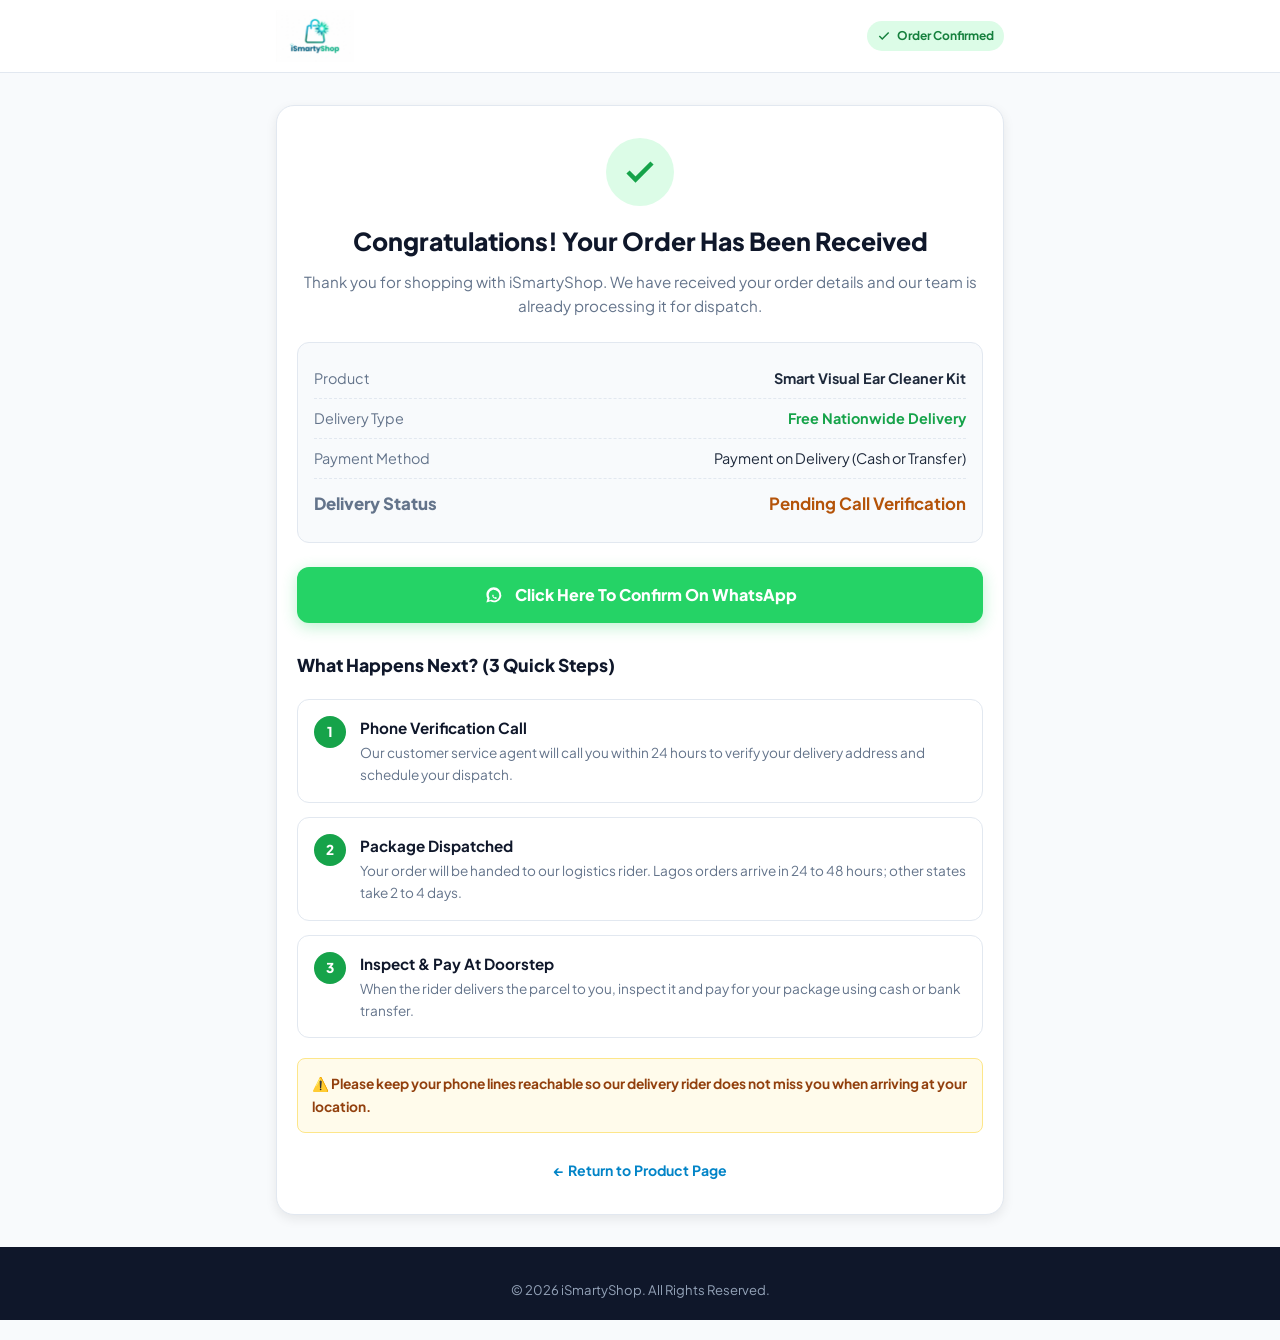
<file: ear-cleaner/thank-you.html>
<!DOCTYPE html>
<html lang="en">
<head>
  <meta charset="UTF-8">
  <meta name="viewport" content="width=device-width, initial-scale=1.0">
  <title>Order Confirmed | iSmartyShop</title>
  <meta name="robots" content="noindex, nofollow">
  
  <!-- Google Font -->
  <link rel="preconnect" href="https://fonts.googleapis.com">
  <link rel="preconnect" href="https://fonts.gstatic.com" crossorigin>
  <link href="https://fonts.googleapis.com/css2?family=Plus+Jakarta+Sans:wght@400;500;600;700;800;900&display=swap" rel="stylesheet">
  
  <!-- Favicon -->
  <link rel="icon" type="image/png" href="../assets/images/favicon.png">
  <link rel="apple-touch-icon" href="../assets/images/favicon.png">

  <!-- Core Stylesheet -->
  <link rel="stylesheet" href="../assets/css/style.css">

  <!-- Facebook / Meta Pixel Code -->
  <script>
    !function(f,b,e,v,n,t,s)
    {if(f.fbq)return;n=f.fbq=function(){n.callMethod?
    n.callMethod.apply(n,arguments):n.queue.push(arguments)};
    if(!f._fbq)f._fbq=n;n.push=n;n.loaded=!0;n.version='2.0';
    n.queue=[];t=b.createElement(e);t.async=!0;
    t.src=v;s=b.getElementsByTagName(e)[0];
    s.parentNode.insertBefore(t,s)}(window, document,'script',
    'https://connect.facebook.net/en_US/fbevents.js');
    fbq('init', '1215552739327356');
    fbq('track', 'PageView');
    
    // Smart Deduplication: Fires Purchase & Lead on first order, 
    // but blocks duplicate events if the buyer reloads or refreshes within 30 minutes
    var now = Date.now();
    var lastPurchase = parseInt(localStorage.getItem('ismarty_last_purchase_time') || '0', 10);
    var sessionDone = sessionStorage.getItem('ismarty_purchase_done') === 'true';
    var isDuplicate = sessionDone || ((now - lastPurchase) < (30 * 60 * 1000)); // 30 mins

    if (!isDuplicate) {
      fbq('track', 'Purchase', {
        content_name: 'Smart Visual Ear Cleaner',
        content_type: 'product',
        value: 25000,
        currency: 'NGN'
      });
      fbq('track', 'Lead', {
        content_name: 'Smart Visual Ear Cleaner',
        currency: 'NGN'
      });
      sessionStorage.setItem('ismarty_purchase_done', 'true');
      localStorage.setItem('ismarty_last_purchase_time', now.toString());
      console.log('Meta Pixel: Purchase & Lead events recorded successfully.');
    } else {
      console.log('Meta Pixel: Page reload detected within 30 minutes. Duplicate Purchase event prevented.');
    }
  </script>
  <noscript>
    <img height="1" width="1" style="display:none" 
         src="https://www.facebook.com/tr?id=1215552739327356&ev=PageView&noscript=1"/>
  </noscript>
  <!-- End Facebook / Meta Pixel Code -->
</head>
<body style="padding-bottom: 20px;">

  <!-- Header -->
  <header class="site-header">
    <div class="container brand-wrapper">
      <a href="../" class="brand-logo">
        <img src="../assets/images/logo.jpg" alt="iSmartyShop Logo" class="brand-logo-img">
      </a>
      <div class="delivery-badge">
        <svg width="14" height="14" viewBox="0 0 24 24" fill="none" stroke="currentColor" stroke-width="2.5"><path d="M20 6L9 17l-5-5"/></svg>
        Order Confirmed
      </div>
    </div>
  </header>

  <main class="container">
    <div class="thank-you-box">
      
      <!-- Success Icon -->
      <div class="success-badge-icon">
        <svg viewBox="0 0 24 24" fill="none" stroke="currentColor" stroke-width="3">
          <polyline points="20 6 9 17 4 12"/>
        </svg>
      </div>

      <h1 class="thank-you-title">Congratulations! Your Order Has Been Received</h1>
      <p class="thank-you-subtitle">
        Thank you for shopping with iSmartyShop. We have received your order details and our team is already processing it for dispatch.
      </p>

      <!-- Order Details Summary -->
      <div class="order-summary-card">
        <div class="summary-row">
          <span style="color: var(--text-muted);">Product</span>
          <span style="font-weight: 700;">Smart Visual Ear Cleaner Kit</span>
        </div>
        <div class="summary-row">
          <span style="color: var(--text-muted);">Delivery Type</span>
          <span style="color: var(--accent); font-weight: 700;">Free Nationwide Delivery</span>
        </div>
        <div class="summary-row">
          <span style="color: var(--text-muted);">Payment Method</span>
          <span>Payment on Delivery (Cash or Transfer)</span>
        </div>
        <div class="summary-row">
          <span style="color: var(--text-muted);">Delivery Status</span>
          <span style="color: #b45309; font-weight: 700;">Pending Call Verification</span>
        </div>
      </div>

      <!-- Instant WhatsApp Speed Confirmation Button -->
      <a href="https://wa.me/2348109178477?text=Hello%20iSmartyShop,%20I%20just%20placed%20an%20order%20for%20the%20Smart%20Visual%20Ear%20Cleaner%20on%20your%20website.%20Kindly%20confirm%20my%20delivery." target="_blank" class="btn-whatsapp-confirm">
        <svg width="22" height="22" viewBox="0 0 24 24" fill="currentColor">
          <path d="M12.031 6.172c-3.181 0-5.767 2.586-5.768 5.766-.001 1.298.38 2.27 1.019 3.287l-.711 2.598 2.664-.698c.969.584 1.771.867 2.802.867 3.179 0 5.765-2.587 5.767-5.766.001-3.181-2.584-5.754-5.773-5.754zm7.986 5.765c-.002 4.412-3.59 7.999-8.002 7.999-1.393 0-2.698-.363-3.83-1.026l-4.488 1.176 1.199-4.383c-.733-1.189-1.144-2.581-1.143-4.041.002-4.413 3.592-8 8.005-8 4.412 0 7.962 3.587 7.962 8zm-5.467 2.617c-.201-.1-.718-.354-.83-.396-.112-.041-.194-.062-.276.062-.082.124-.316.396-.388.479-.071.083-.143.093-.245.042-.102-.052-.43-.158-.819-.505-.302-.27-.506-.604-.566-.707-.059-.104-.006-.16.045-.211.046-.046.102-.124.153-.186.051-.062.068-.104.102-.176.034-.073.017-.135-.008-.187-.026-.052-.276-.665-.378-.91-.1-.24-.202-.207-.276-.211-.071-.004-.153-.005-.235-.005-.082 0-.214.031-.326.155-.112.125-.43.421-.43 1.026s.44 1.191.501 1.274c.061.083.865 1.321 2.097 1.853.293.127.522.203.7.26.294.094.562.081.774.049.236-.035.718-.293.82-.576.102-.284.102-.527.071-.577-.031-.051-.112-.082-.214-.134z"/>
        </svg>
        Click Here To Confirm On WhatsApp
      </a>

      <!-- What Happens Next Guide -->
      <div style="text-align: left; margin-top: 28px;">
        <h3 style="font-size: 1.1rem; font-weight: 800; color: var(--dark); margin-bottom: 14px;">
          What Happens Next? (3 Quick Steps)
        </h3>

        <div class="steps-container">
          <div class="step-row">
            <div class="step-badge" style="background: var(--accent);">1</div>
            <div class="step-details">
              <h4>Phone Verification Call</h4>
              <p>Our customer service agent will call you within 24 hours to verify your delivery address and schedule your dispatch.</p>
            </div>
          </div>

          <div class="step-row">
            <div class="step-badge" style="background: var(--accent);">2</div>
            <div class="step-details">
              <h4>Package Dispatched</h4>
              <p>Your order will be handed to our logistics rider. Lagos orders arrive in 24 to 48 hours; other states take 2 to 4 days.</p>
            </div>
          </div>

          <div class="step-row">
            <div class="step-badge" style="background: var(--accent);">3</div>
            <div class="step-details">
              <h4>Inspect & Pay At Doorstep</h4>
              <p>When the rider delivers the parcel to you, inspect it and pay for your package using cash or bank transfer.</p>
            </div>
          </div>
        </div>

        <!-- Phone Alert Reminder -->
        <div style="background: #fffbeb; border: 1px solid #fde68a; border-radius: var(--radius-sm); padding: 14px; margin-top: 20px;">
          <p style="font-size: 0.86rem; color: #92400e; font-weight: 700; margin: 0;">
            ⚠️ Please keep your phone lines reachable so our delivery rider does not miss you when arriving at your location.
          </p>
        </div>

        <div style="text-align: center; margin-top: 24px;">
          <a href="index.html" style="font-size: 0.88rem; color: var(--primary); font-weight: 700;">
            &larr; Return to Product Page
          </a>
        </div>
      </div>

    </div>
  </main>

  <footer class="site-footer">
    <div class="container">
      <p>&copy; 2026 iSmartyShop. All Rights Reserved.</p>
    </div>
  </footer>

</body>
</html>
</file>
<file: assets/css/style.css>
/* ============================================================
   ISMARTYSHOP - DIRECT-RESPONSE E-COMMERCE LANDING PAGE
   Mobile-First, High-Performance, Elementor-Style Styling
   ============================================================ */

:root {
  --primary: #0284c7;
  --primary-dark: #0369a1;
  --primary-light: #e0f2fe;
  --accent: #16a34a;
  --accent-dark: #15803d;
  --warning: #dc2626;
  --warning-light: #fef2f2;
  --dark: #0f172a;
  --dark-soft: #1e293b;
  --text-main: #1e293b;
  --text-muted: #64748b;
  --bg-page: #f8fafc;
  --bg-card: #ffffff;
  --border-color: #e2e8f0;
  --gold: #f59e0b;
  --shadow-sm: 0 1px 3px rgba(0,0,0,0.08);
  --shadow-md: 0 4px 12px rgba(0,0,0,0.08);
  --shadow-lg: 0 10px 25px -3px rgba(15,23,42,0.12);
  --radius-sm: 8px;
  --radius-md: 12px;
  --radius-lg: 18px;
  --font-main: 'Plus Jakarta Sans', -apple-system, BlinkMacSystemFont, 'Segoe UI', Roboto, sans-serif;
}

*, *::before, *::after {
  box-sizing: border-box;
  margin: 0;
  padding: 0;
}

html {
  scroll-behavior: smooth;
  font-size: 16px;
  -webkit-text-size-adjust: 100%;
}

body {
  font-family: var(--font-main);
  background-color: var(--bg-page);
  color: var(--text-main);
  line-height: 1.6;
  padding-bottom: 80px; /* Space for floating sticky CTA */
  overflow-x: hidden;
}

img {
  max-width: 100%;
  height: auto;
  display: block;
}

a {
  text-decoration: none;
  color: inherit;
}

/* ============================================================
   CONTAINER & UTILITIES
   ============================================================ */

.container {
  width: 100%;
  max-width: 760px; /* Optimal reading & conversion width like top sales pages */
  margin: 0 auto;
  padding: 0 16px;
}

.text-center { text-align: center; }
.text-red { color: var(--warning); }
.text-green { color: var(--accent); }
.text-bold { font-weight: 700; }

/* ============================================================
   URGENT ANNOUNCEMENT TICKER
   ============================================================ */

.top-bar {
  background: linear-gradient(90deg, #dc2626 0%, #b91c1c 100%);
  color: #ffffff;
  font-size: 0.85rem;
  font-weight: 700;
  text-align: center;
  padding: 10px 12px;
  letter-spacing: 0.3px;
  text-transform: uppercase;
}

.top-bar span {
  display: inline-block;
  animation: pulse-slow 2s infinite;
}

@keyframes pulse-slow {
  0%, 100% { opacity: 1; transform: scale(1); }
  50% { opacity: 0.85; transform: scale(0.98); }
}

/* ============================================================
   BRAND HEADER
   ============================================================ */

.site-header {
  background: #ffffff;
  border-bottom: 1px solid var(--border-color);
  padding: 10px 0;
}

.brand-wrapper {
  display: flex;
  align-items: center;
  justify-content: space-between;
}

.brand-logo {
  display: inline-flex;
  align-items: center;
  gap: 8px;
  text-decoration: none;
}

.brand-logo-img {
  height: 52px;
  width: auto;
  max-width: 190px;
  object-fit: contain;
  display: block;
}

.delivery-badge {
  display: inline-flex;
  align-items: center;
  gap: 6px;
  font-size: 0.75rem;
  font-weight: 700;
  color: var(--accent-dark);
  background: #dcfce7;
  padding: 5px 10px;
  border-radius: 50px;
}

/* ============================================================
   HERO SECTION
   ============================================================ */

.hero-section {
  padding: 24px 0 20px;
  background: #ffffff;
  border-bottom: 1px solid var(--border-color);
}

.urgent-pill {
  display: inline-block;
  background: var(--warning-light);
  color: var(--warning);
  font-size: 0.78rem;
  font-weight: 800;
  padding: 6px 14px;
  border-radius: 50px;
  border: 1px solid #fecaca;
  margin-bottom: 14px;
}

.hero-title {
  font-size: 1.65rem;
  font-weight: 800;
  line-height: 1.25;
  color: var(--dark);
  margin-bottom: 14px;
  letter-spacing: -0.5px;
}

.hero-subtitle {
  font-size: 1rem;
  color: var(--text-muted);
  line-height: 1.55;
  margin-bottom: 20px;
}

.media-card {
  position: relative;
  border-radius: var(--radius-md);
  overflow: hidden;
  box-shadow: var(--shadow-md);
  border: 1px solid var(--border-color);
  margin-bottom: 20px;
  background: #000;
}

.media-tag {
  position: absolute;
  bottom: 12px;
  left: 12px;
  background: rgba(15, 23, 42, 0.88);
  backdrop-filter: blur(4px);
  color: #ffffff;
  font-size: 0.75rem;
  font-weight: 700;
  padding: 6px 12px;
  border-radius: 50px;
  display: flex;
  align-items: center;
  gap: 6px;
}

.media-tag .dot {
  width: 8px;
  height: 8px;
  background: #22c55e;
  border-radius: 50%;
  animation: pulse-slow 1.5s infinite;
}

/* Floating Unmute Button */
.unmute-btn {
  position: absolute;
  top: 14px;
  right: 14px;
  background: rgba(15, 23, 42, 0.88);
  backdrop-filter: blur(8px);
  color: #ffffff;
  border: 1px solid rgba(255, 255, 255, 0.3);
  padding: 8px 14px;
  border-radius: 50px;
  font-size: 0.8rem;
  font-weight: 700;
  display: inline-flex;
  align-items: center;
  gap: 6px;
  cursor: pointer;
  z-index: 20;
  transition: transform 0.15s ease, background 0.2s ease;
  box-shadow: 0 4px 12px rgba(0, 0, 0, 0.35);
}

.unmute-btn:active {
  transform: scale(0.94);
}

.unmute-btn svg {
  flex-shrink: 0;
}

/* Trust Pill Badges */
.benefit-pills {
  display: grid;
  grid-template-columns: 1fr 1fr;
  gap: 10px;
  margin-bottom: 24px;
}

.benefit-pill-item {
  display: flex;
  align-items: center;
  gap: 8px;
  background: #f1f5f9;
  padding: 10px 12px;
  border-radius: var(--radius-sm);
  font-size: 0.82rem;
  font-weight: 700;
  color: var(--dark-soft);
}

.benefit-pill-item svg {
  flex-shrink: 0;
  color: var(--primary);
}

/* Countdown Urgency Box */
.urgency-countdown-box {
  background: #fffbeb;
  border: 2px dashed #f59e0b;
  border-radius: var(--radius-md);
  padding: 16px;
  text-align: center;
  margin-bottom: 20px;
}

.urgency-countdown-box p {
  font-size: 0.85rem;
  font-weight: 700;
  color: #92400e;
  margin-bottom: 8px;
}

.countdown-timer {
  display: flex;
  justify-content: center;
  gap: 12px;
}

.timer-slot {
  background: #78350f;
  color: #ffffff;
  padding: 6px 12px;
  border-radius: 6px;
  min-width: 58px;
}

.timer-slot .num {
  font-size: 1.25rem;
  font-weight: 800;
  display: block;
  line-height: 1;
}

.timer-slot .label {
  font-size: 0.65rem;
  text-transform: uppercase;
  letter-spacing: 0.5px;
  opacity: 0.85;
}

/* CTA Buttons */
.btn-cta {
  display: flex;
  align-items: center;
  justify-content: center;
  gap: 10px;
  width: 100%;
  background: linear-gradient(180deg, #16a34a 0%, #15803d 100%);
  color: #ffffff;
  font-size: 1.05rem;
  font-weight: 800;
  padding: 16px 20px;
  border-radius: var(--radius-md);
  text-transform: uppercase;
  box-shadow: 0 6px 20px rgba(22, 163, 74, 0.35);
  border: none;
  cursor: pointer;
  transition: transform 0.15s ease, box-shadow 0.15s ease;
  letter-spacing: 0.3px;
}

.btn-cta:active {
  transform: translateY(2px);
  box-shadow: 0 2px 10px rgba(22, 163, 74, 0.3);
}

.btn-cta-subtext {
  font-size: 0.78rem;
  color: var(--text-muted);
  text-align: center;
  margin-top: 8px;
}

/* ============================================================
   PROBLEM AGITATION SECTION
   ============================================================ */

.section {
  padding: 32px 0;
}

.section-title {
  font-size: 1.45rem;
  font-weight: 800;
  color: var(--dark);
  line-height: 1.3;
  margin-bottom: 12px;
  text-align: center;
}

.section-subtitle {
  font-size: 0.95rem;
  color: var(--text-muted);
  text-align: center;
  margin-bottom: 24px;
}

.danger-box {
  background: #ffffff;
  border-radius: var(--radius-md);
  border: 1px solid #fee2e2;
  box-shadow: var(--shadow-sm);
  overflow: hidden;
  margin-bottom: 20px;
}

.danger-header {
  background: var(--warning-light);
  padding: 14px 18px;
  display: flex;
  align-items: center;
  gap: 10px;
  border-bottom: 1px solid #fecaca;
}

.danger-header h4 {
  font-size: 0.95rem;
  font-weight: 800;
  color: var(--warning);
}

.danger-body {
  padding: 18px;
}

.comparison-list {
  list-style: none;
  display: flex;
  flex-direction: column;
  gap: 12px;
}

.comparison-item {
  display: flex;
  align-items: flex-start;
  gap: 10px;
  font-size: 0.9rem;
  line-height: 1.45;
}

.comparison-item.danger svg {
  color: var(--warning);
  flex-shrink: 0;
  margin-top: 2px;
}

.comparison-item.success svg {
  color: var(--accent);
  flex-shrink: 0;
  margin-top: 2px;
}

/* ============================================================
   HOW IT WORKS / FEATURES
   ============================================================ */

.feature-cards-grid {
  display: flex;
  flex-direction: column;
  gap: 16px;
  margin-top: 20px;
}

.feature-card {
  background: #ffffff;
  padding: 18px;
  border-radius: var(--radius-md);
  border: 1px solid var(--border-color);
  box-shadow: var(--shadow-sm);
  display: flex;
  gap: 14px;
  align-items: flex-start;
}

.feature-icon-circle {
  width: 44px;
  height: 44px;
  background: var(--primary-light);
  color: var(--primary);
  border-radius: 50%;
  display: flex;
  align-items: center;
  justify-content: center;
  flex-shrink: 0;
}

.feature-content h4 {
  font-size: 1rem;
  font-weight: 800;
  color: var(--dark);
  margin-bottom: 4px;
}

.feature-content p {
  font-size: 0.88rem;
  color: var(--text-muted);
  line-height: 1.45;
}

/* ============================================================
   STEPS GUIDE
   ============================================================ */

.steps-container {
  display: flex;
  flex-direction: column;
  gap: 14px;
  margin-top: 20px;
}

.step-row {
  display: flex;
  align-items: flex-start;
  gap: 14px;
  background: #ffffff;
  padding: 16px;
  border-radius: var(--radius-md);
  border: 1px solid var(--border-color);
}

.step-badge {
  background: var(--primary);
  color: #ffffff;
  font-weight: 800;
  font-size: 0.85rem;
  width: 32px;
  height: 32px;
  border-radius: 50%;
  display: flex;
  align-items: center;
  justify-content: center;
  flex-shrink: 0;
}

.step-details h4 {
  font-size: 0.95rem;
  font-weight: 700;
  color: var(--dark);
  margin-bottom: 2px;
}

.step-details p {
  font-size: 0.85rem;
  color: var(--text-muted);
}

/* ============================================================
   PACKAGE PRICING TIERS
   ============================================================ */

.pricing-section {
  background: #f1f5f9;
  border-top: 1px solid var(--border-color);
  border-bottom: 1px solid var(--border-color);
  padding: 36px 0;
}

.pricing-cards {
  display: flex;
  flex-direction: column;
  gap: 16px;
  margin-top: 20px;
}

.pricing-card {
  position: relative;
  background: #ffffff;
  border: 2px solid var(--border-color);
  border-radius: var(--radius-md);
  padding: 20px;
  box-shadow: var(--shadow-sm);
  transition: border-color 0.2s ease, transform 0.2s ease;
}

.pricing-card.featured {
  border-color: var(--accent);
  box-shadow: 0 6px 18px rgba(22, 163, 74, 0.15);
}

.popular-badge {
  position: absolute;
  top: -12px;
  right: 18px;
  background: var(--accent);
  color: #ffffff;
  font-size: 0.72rem;
  font-weight: 800;
  padding: 4px 12px;
  border-radius: 50px;
  letter-spacing: 0.3px;
  text-transform: uppercase;
}

.pricing-card-header {
  display: flex;
  justify-content: space-between;
  align-items: baseline;
  margin-bottom: 12px;
  border-bottom: 1px dashed var(--border-color);
  padding-bottom: 12px;
}

.package-name {
  font-size: 1.15rem;
  font-weight: 800;
  color: var(--dark);
}

.package-price {
  font-size: 1.5rem;
  font-weight: 900;
  color: var(--accent);
}

.package-savings {
  font-size: 0.75rem;
  font-weight: 700;
  color: var(--warning);
  background: var(--warning-light);
  padding: 2px 8px;
  border-radius: 4px;
  display: inline-block;
  margin-top: 4px;
}

.package-features {
  list-style: none;
  display: flex;
  flex-direction: column;
  gap: 8px;
  margin-bottom: 16px;
  font-size: 0.88rem;
  color: var(--text-main);
}

.package-features li {
  display: flex;
  align-items: center;
  gap: 8px;
}

.package-features li svg {
  color: var(--accent);
  flex-shrink: 0;
}

.btn-select-package {
  width: 100%;
  padding: 12px;
  border-radius: var(--radius-sm);
  font-weight: 800;
  font-size: 0.92rem;
  text-align: center;
  background: #f1f5f9;
  color: var(--dark);
  border: 1px solid var(--border-color);
  cursor: pointer;
  display: block;
}

.pricing-card.featured .btn-select-package {
  background: var(--accent);
  color: #ffffff;
  border-color: var(--accent);
}

/* ============================================================
   STRICT ANTI-RTS WARNING BOX
   ============================================================ */

.anti-rts-box {
  background: #fef2f2;
  border: 2px solid #ef4444;
  border-radius: var(--radius-md);
  padding: 20px;
  margin: 28px 0;
}

.anti-rts-title {
  display: flex;
  align-items: center;
  gap: 10px;
  font-size: 1.05rem;
  font-weight: 800;
  color: #991b1b;
  margin-bottom: 12px;
}

.anti-rts-box p {
  font-size: 0.88rem;
  color: #7f1d1d;
  line-height: 1.5;
  margin-bottom: 12px;
}

.anti-rts-rules {
  list-style: none;
  display: flex;
  flex-direction: column;
  gap: 8px;
}

.anti-rts-rules li {
  display: flex;
  align-items: flex-start;
  gap: 8px;
  font-size: 0.86rem;
  color: #991b1b;
  font-weight: 700;
}

/* ============================================================
   ORDER FORM SECTION & OLINWA IFRAME
   ============================================================ */

.order-section {
  background: #ffffff;
  border: 2px solid var(--primary);
  border-radius: var(--radius-lg);
  padding: 24px 16px;
  box-shadow: var(--shadow-lg);
  margin: 32px 0;
}

.order-form-heading {
  text-align: center;
  margin-bottom: 20px;
}

.order-form-heading h3 {
  font-size: 1.35rem;
  font-weight: 800;
  color: var(--dark);
  margin-bottom: 6px;
}

.order-form-heading p {
  font-size: 0.9rem;
  color: var(--text-muted);
}

.olinwa-iframe-wrapper {
  width: 100%;
  min-height: 480px;
  background: #ffffff;
  border-radius: var(--radius-sm);
  overflow: hidden;
}

.olinwa-iframe-wrapper iframe {
  width: 100%;
  border: none;
  display: block;
}

/* ============================================================
   CUSTOMER REVIEWS & SOCIAL PROOF
   ============================================================ */

.reviews-summary {
  display: flex;
  align-items: center;
  justify-content: center;
  gap: 12px;
  margin-bottom: 24px;
}

.review-stars {
  color: var(--gold);
  font-size: 1.25rem;
  letter-spacing: 2px;
}

.reviews-score {
  font-size: 1rem;
  font-weight: 800;
  color: var(--dark);
}

.reviews-grid {
  display: flex;
  flex-direction: column;
  gap: 14px;
}

.review-card {
  background: #ffffff;
  border: 1px solid var(--border-color);
  border-radius: var(--radius-md);
  padding: 16px;
  box-shadow: var(--shadow-sm);
}

.review-header {
  display: flex;
  justify-content: space-between;
  align-items: center;
  margin-bottom: 8px;
}

.reviewer-name {
  font-size: 0.92rem;
  font-weight: 800;
  color: var(--dark);
}

.verified-tag {
  font-size: 0.72rem;
  font-weight: 700;
  color: var(--accent);
  display: flex;
  align-items: center;
  gap: 4px;
}

.review-text {
  font-size: 0.88rem;
  color: var(--text-main);
  line-height: 1.45;
}

.reviewer-location {
  font-size: 0.75rem;
  color: var(--text-muted);
  margin-top: 6px;
}

/* ============================================================
   FAQ ACCORDION
   ============================================================ */

.faq-list {
  display: flex;
  flex-direction: column;
  gap: 10px;
  margin-top: 20px;
}

.faq-item {
  background: #ffffff;
  border: 1px solid var(--border-color);
  border-radius: var(--radius-sm);
  overflow: hidden;
}

.faq-question {
  width: 100%;
  padding: 16px;
  text-align: left;
  background: none;
  border: none;
  font-size: 0.92rem;
  font-weight: 700;
  color: var(--dark);
  display: flex;
  justify-content: space-between;
  align-items: center;
  cursor: pointer;
  gap: 12px;
}

.faq-icon {
  font-size: 1.2rem;
  transition: transform 0.2s ease;
}

.faq-item.active .faq-icon {
  transform: rotate(45deg);
}

.faq-answer {
  display: none;
  padding: 0 16px 16px;
  font-size: 0.88rem;
  color: var(--text-muted);
  line-height: 1.5;
}

.faq-item.active .faq-answer {
  display: block;
}

/* ============================================================
   FOOTER
   ============================================================ */

.site-footer {
  background: var(--dark);
  color: #94a3b8;
  font-size: 0.82rem;
  padding: 32px 0 20px;
  text-align: center;
}

.site-footer a {
  color: #cbd5e1;
}

.footer-support {
  margin-bottom: 16px;
  color: #ffffff;
  font-weight: 600;
}

.footer-disclaimer {
  font-size: 0.72rem;
  color: #64748b;
  max-width: 550px;
  margin: 12px auto 0;
  line-height: 1.4;
}

/* ============================================================
   STICKY BOTTOM FLOATING CTA (MOBILE & DESKTOP)
   ============================================================ */

.sticky-bottom-bar {
  position: fixed;
  bottom: 0;
  left: 0;
  right: 0;
  background: #ffffff;
  border-top: 1px solid var(--border-color);
  padding: 10px 16px calc(10px + env(safe-area-inset-bottom));
  box-shadow: 0 -4px 16px rgba(0,0,0,0.12);
  z-index: 999;
  -webkit-transform: translateY(0);
  transform: translateY(0);
  opacity: 1;
  visibility: visible;
  transition: transform 0.3s cubic-bezier(0.16, 1, 0.3, 1), opacity 0.3s ease, visibility 0.3s ease;
  will-change: transform, opacity;
}

.sticky-bottom-bar.hidden {
  -webkit-transform: translateY(120%);
  transform: translateY(120%);
  opacity: 0;
  visibility: hidden;
  pointer-events: none;
}

.sticky-bar-inner {
  max-width: 760px;
  margin: 0 auto;
  display: flex;
  align-items: center;
  justify-content: space-between;
  gap: 12px;
}

.sticky-price-info {
  display: flex;
  flex-direction: column;
}

.sticky-price-label {
  font-size: 0.7rem;
  color: var(--text-muted);
  text-transform: uppercase;
  font-weight: 700;
}

.sticky-price-value {
  font-size: 1.15rem;
  font-weight: 900;
  color: var(--accent);
  line-height: 1.1;
}

.sticky-btn {
  flex: 1;
  background: linear-gradient(180deg, #16a34a 0%, #15803d 100%);
  color: #ffffff;
  padding: 12px 16px;
  border-radius: var(--radius-sm);
  font-weight: 800;
  font-size: 0.95rem;
  text-align: center;
  text-transform: uppercase;
  letter-spacing: 0.3px;
  box-shadow: 0 4px 12px rgba(22, 163, 74, 0.35);
}

/* ============================================================
   THANK YOU PAGE SPECIFIC STYLES
   ============================================================ */

.thank-you-box {
  background: #ffffff;
  border-radius: var(--radius-lg);
  border: 1px solid var(--border-color);
  padding: 32px 20px;
  box-shadow: var(--shadow-md);
  text-align: center;
  margin: 32px auto;
}

.success-badge-icon {
  width: 68px;
  height: 68px;
  background: #dcfce7;
  color: var(--accent);
  border-radius: 50%;
  display: flex;
  align-items: center;
  justify-content: center;
  margin: 0 auto 16px;
}

.success-badge-icon svg {
  width: 36px;
  height: 36px;
}

.thank-you-title {
  font-size: 1.55rem;
  font-weight: 800;
  color: var(--dark);
  margin-bottom: 8px;
}

.thank-you-subtitle {
  font-size: 0.95rem;
  color: var(--text-muted);
  margin-bottom: 24px;
}

.order-summary-card {
  background: #f8fafc;
  border: 1px solid var(--border-color);
  border-radius: var(--radius-md);
  padding: 16px;
  text-align: left;
  margin-bottom: 24px;
}

.summary-row {
  display: flex;
  justify-content: space-between;
  padding: 8px 0;
  font-size: 0.9rem;
  border-bottom: 1px dashed var(--border-color);
}

.summary-row:last-child {
  border-bottom: none;
  font-weight: 800;
  color: var(--accent);
  font-size: 1.05rem;
  padding-top: 12px;
}

.btn-whatsapp-confirm {
  display: flex;
  align-items: center;
  justify-content: center;
  gap: 10px;
  width: 100%;
  background: #25d366;
  color: #ffffff;
  font-weight: 800;
  font-size: 1rem;
  padding: 15px 20px;
  border-radius: var(--radius-md);
  margin-bottom: 14px;
  box-shadow: 0 4px 15px rgba(37, 211, 102, 0.3);
}

/* ============================================================
   RESPONSIVE ADJUSTMENTS
   ============================================================ */

@media (min-width: 640px) {
  .hero-title { font-size: 2.1rem; }
  .section-title { font-size: 1.75rem; }
  .benefit-pills { grid-template-columns: repeat(4, 1fr); }
  .pricing-cards { flex-direction: row; }
  .pricing-card { flex: 1; }
}

/* ============================================================
   PROFESSIONAL WHATSAPP ORDERING SYSTEM & MODAL
   ============================================================ */

/* 1. Subtle Non-Competing WhatsApp Links (Hero & Form Fallback) */
.hero-wa-sublink {
  display: flex;
  align-items: center;
  justify-content: center;
  gap: 6px;
  margin-top: 10px;
  font-size: 0.85rem;
  color: var(--text-muted);
  flex-wrap: wrap;
}

.order-fallback-wa {
  display: flex;
  align-items: center;
  justify-content: center;
  gap: 8px;
  margin-top: 16px;
  padding: 14px 16px;
  background: #f8fafc;
  border-radius: var(--radius-sm);
  border: 1px dashed #cbd5e1;
  font-size: 0.85rem;
  color: var(--text-muted);
  flex-wrap: wrap;
  text-align: center;
}

.btn-wa-text-link {
  background: none;
  border: none;
  color: #15803d;
  font-weight: 700;
  font-family: inherit;
  font-size: 0.85rem;
  cursor: pointer;
  display: inline-flex;
  align-items: center;
  gap: 5px;
  text-decoration: underline;
  padding: 0;
  transition: color 0.15s ease;
}

.btn-wa-text-link:hover {
  color: #16a34a;
}

.btn-whatsapp-pill {
  display: flex;
  align-items: center;
  justify-content: center;
  gap: 8px;
  width: 100%;
  background: #f0fdf4;
  color: #15803d;
  border: 1.5px solid #86efac;
  padding: 10px 14px;
  border-radius: var(--radius-sm);
  font-weight: 700;
  font-size: 0.85rem;
  cursor: pointer;
  margin-top: 8px;
  transition: all 0.2s ease;
}

.btn-whatsapp-pill:hover {
  background: #25d366;
  color: #ffffff;
  border-color: #25d366;
}

/* 3. Sticky Bottom Dual Action Buttons */
.sticky-action-group {
  display: flex;
  gap: 8px;
  flex: 1;
}

.sticky-btn-online {
  flex: 1;
  background: linear-gradient(180deg, #0284c7 0%, #0369a1 100%);
  color: #ffffff;
  padding: 10px 8px;
  border-radius: var(--radius-sm);
  font-weight: 700;
  font-size: 0.82rem;
  text-align: center;
  display: flex;
  align-items: center;
  justify-content: center;
  box-shadow: 0 2px 8px rgba(2, 132, 199, 0.3);
}

.sticky-btn-whatsapp {
  flex: 1.25;
  background: linear-gradient(180deg, #25d366 0%, #1da851 100%);
  color: #ffffff;
  padding: 10px 8px;
  border-radius: var(--radius-sm);
  font-weight: 800;
  font-size: 0.85rem;
  border: none;
  cursor: pointer;
  text-align: center;
  display: flex;
  align-items: center;
  justify-content: center;
  gap: 6px;
  box-shadow: 0 3px 10px rgba(37, 211, 102, 0.35);
  animation: pulse-soft 2.5s infinite;
}

@keyframes pulse-soft {
  0%, 100% { transform: scale(1); }
  50% { transform: scale(1.02); }
}

/* 4. WhatsApp Order Modal Popup */
.wa-modal-overlay {
  position: fixed;
  inset: 0;
  background: rgba(15, 23, 42, 0.75);
  backdrop-filter: blur(4px);
  z-index: 10000;
  display: none;
  align-items: flex-end;
  justify-content: center;
  padding: 0;
  opacity: 0;
  transition: opacity 0.25s ease;
}

.wa-modal-overlay.active {
  display: flex;
  opacity: 1;
}

@media (min-width: 600px) {
  .wa-modal-overlay {
    align-items: center;
    padding: 20px;
  }
}

.wa-modal-card {
  background: #ffffff;
  width: 100%;
  max-width: 520px;
  max-height: 90vh;
  border-radius: 20px 20px 0 0;
  display: flex;
  flex-direction: column;
  overflow: hidden;
  box-shadow: 0 -10px 40px rgba(0, 0, 0, 0.3);
  transform: translateY(100%);
  transition: transform 0.3s cubic-bezier(0.16, 1, 0.3, 1);
}

@media (min-width: 600px) {
  .wa-modal-card {
    border-radius: 20px;
    transform: scale(0.95) translateY(20px);
  }
}

.wa-modal-overlay.active .wa-modal-card {
  transform: translateY(0);
}

@media (min-width: 600px) {
  .wa-modal-overlay.active .wa-modal-card {
    transform: scale(1) translateY(0);
  }
}

.wa-modal-header {
  background: #0f172a;
  color: #ffffff;
  padding: 16px 20px;
  display: flex;
  align-items: center;
  justify-content: space-between;
  border-bottom: 3px solid #25d366;
}

.wa-modal-header-left {
  display: flex;
  align-items: center;
  gap: 12px;
}

.wa-brand-icon {
  width: 40px;
  height: 40px;
  background: #25d366;
  border-radius: 50%;
  display: flex;
  align-items: center;
  justify-content: center;
  color: #ffffff;
  flex-shrink: 0;
}

.wa-modal-title {
  font-size: 1.1rem;
  font-weight: 800;
  margin: 0;
  line-height: 1.2;
}

.wa-modal-subtitle {
  font-size: 0.76rem;
  color: #94a3b8;
  margin-top: 2px;
}

.wa-modal-close {
  background: rgba(255, 255, 255, 0.1);
  border: none;
  color: #ffffff;
  width: 32px;
  height: 32px;
  border-radius: 50%;
  font-size: 1.2rem;
  cursor: pointer;
  display: flex;
  align-items: center;
  justify-content: center;
  transition: background 0.2s ease;
}

.wa-modal-close:hover {
  background: rgba(255, 255, 255, 0.25);
}

.wa-modal-body {
  padding: 18px 20px 24px;
  overflow-y: auto;
  -webkit-overflow-scrolling: touch;
}

/* Package Selector Inside Modal */
.wa-package-label {
  font-size: 0.85rem;
  font-weight: 700;
  color: var(--dark);
  margin-bottom: 8px;
  display: flex;
  align-items: center;
  gap: 6px;
}

.wa-package-grid {
  display: grid;
  grid-template-columns: 1fr;
  gap: 8px;
  margin-bottom: 16px;
}

@media (min-width: 480px) {
  .wa-package-grid {
    grid-template-columns: repeat(3, 1fr);
  }
}

.wa-package-item {
  border: 2px solid var(--border-color);
  border-radius: var(--radius-sm);
  padding: 10px 12px;
  cursor: pointer;
  position: relative;
  transition: all 0.2s ease;
  background: #fafafa;
}

.wa-package-item.active {
  border-color: #22c55e;
  background: #f0fdf4;
  box-shadow: 0 0 0 1px #22c55e;
}

.wa-pkg-badge {
  position: absolute;
  top: -8px;
  right: 8px;
  background: #dc2626;
  color: #ffffff;
  font-size: 0.65rem;
  font-weight: 800;
  padding: 2px 6px;
  border-radius: 999px;
  letter-spacing: 0.2px;
}

.wa-pkg-qty {
  font-weight: 700;
  font-size: 0.88rem;
  color: var(--dark);
}

.wa-pkg-price {
  font-weight: 800;
  font-size: 1.05rem;
  color: var(--accent);
  margin-top: 2px;
}

.wa-pkg-desc {
  font-size: 0.7rem;
  color: var(--text-muted);
}

/* Form Groups */
.wa-form-group {
  margin-bottom: 12px;
}

.wa-form-group label {
  display: block;
  font-size: 0.82rem;
  font-weight: 700;
  color: var(--dark);
  margin-bottom: 5px;
}

.wa-form-group label .req {
  color: #dc2626;
}

.wa-input,
.wa-select,
.wa-textarea {
  width: 100%;
  padding: 11px 14px;
  border: 1.5px solid var(--border-color);
  border-radius: var(--radius-sm);
  font-family: var(--font-main);
  font-size: 16px;
  color: var(--dark);
  background: #ffffff;
  transition: border-color 0.2s ease, box-shadow 0.2s ease;
}

.wa-input:focus,
.wa-select:focus,
.wa-textarea:focus {
  outline: none;
  border-color: #25d366;
  box-shadow: 0 0 0 3px rgba(37, 211, 102, 0.2);
}

.wa-input.error,
.wa-select.error,
.wa-textarea.error {
  border-color: #dc2626;
  background: #fef2f2;
}

.wa-error-msg {
  color: #dc2626;
  font-size: 0.72rem;
  margin-top: 4px;
  display: none;
  font-weight: 600;
}

.wa-input.error ~ .wa-error-msg,
.wa-select.error ~ .wa-error-msg,
.wa-textarea.error ~ .wa-error-msg {
  display: block;
}

/* Trust Badges in Modal */
.wa-trust-strip {
  display: flex;
  align-items: center;
  justify-content: center;
  gap: 12px;
  background: #f8fafc;
  border-radius: var(--radius-sm);
  padding: 8px 12px;
  margin: 14px 0;
  font-size: 0.76rem;
  color: var(--text-muted);
  font-weight: 600;
}

.wa-trust-item {
  display: flex;
  align-items: center;
  gap: 5px;
}

/* Big Submit Button */
.btn-wa-submit {
  width: 100%;
  background: linear-gradient(180deg, #25d366 0%, #1ea952 100%);
  color: #ffffff;
  padding: 16px 20px;
  border-radius: var(--radius-sm);
  border: none;
  cursor: pointer;
  font-weight: 800;
  font-size: 1.05rem;
  text-transform: uppercase;
  letter-spacing: 0.3px;
  display: flex;
  flex-direction: column;
  align-items: center;
  justify-content: center;
  gap: 3px;
  box-shadow: 0 4px 18px rgba(37, 211, 102, 0.4);
  transition: transform 0.15s ease, filter 0.15s ease;
}

.btn-wa-submit span.btn-main-txt {
  display: flex;
  align-items: center;
  gap: 8px;
}

.btn-wa-submit small {
  font-size: 0.72rem;
  font-weight: 500;
  opacity: 0.9;
  text-transform: none;
}

.btn-wa-submit:hover {
  transform: translateY(-2px);
  filter: brightness(1.05);
}

.btn-wa-submit:active {
  transform: translateY(0);
}
</file>
